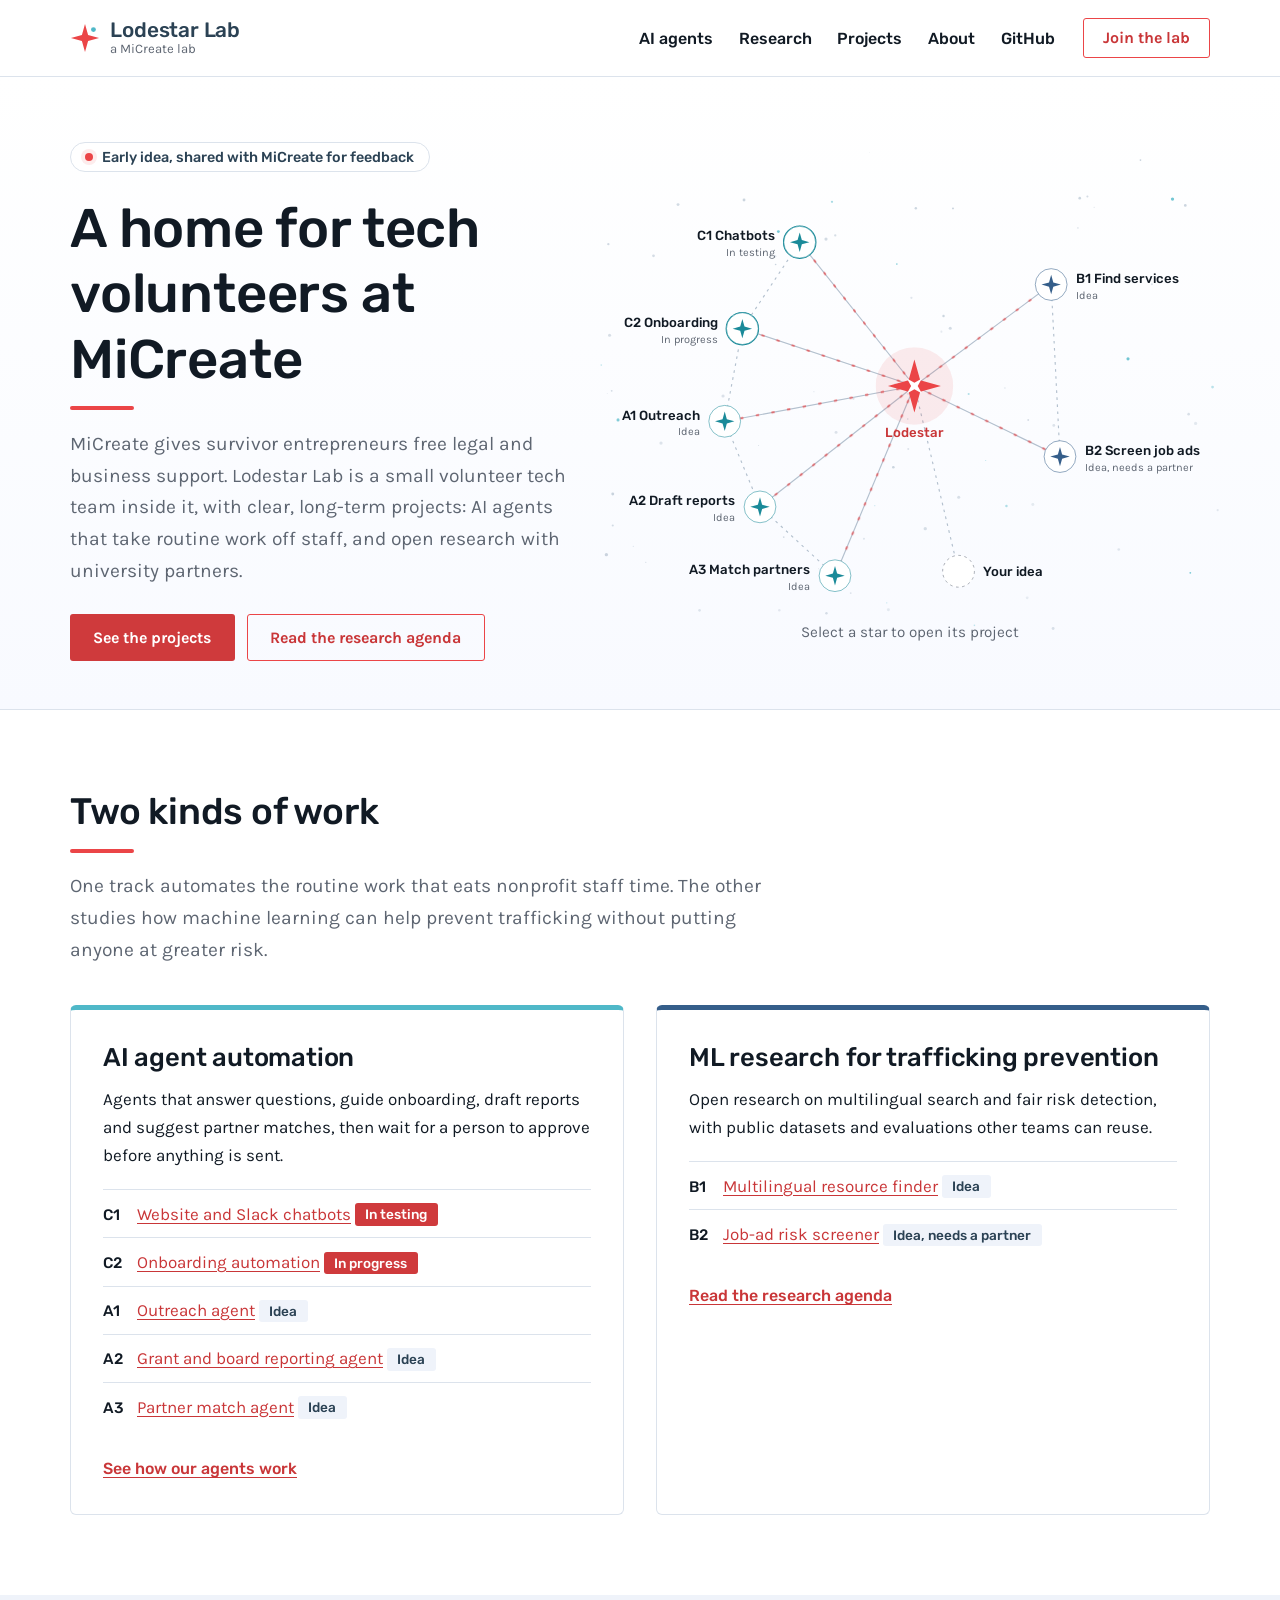
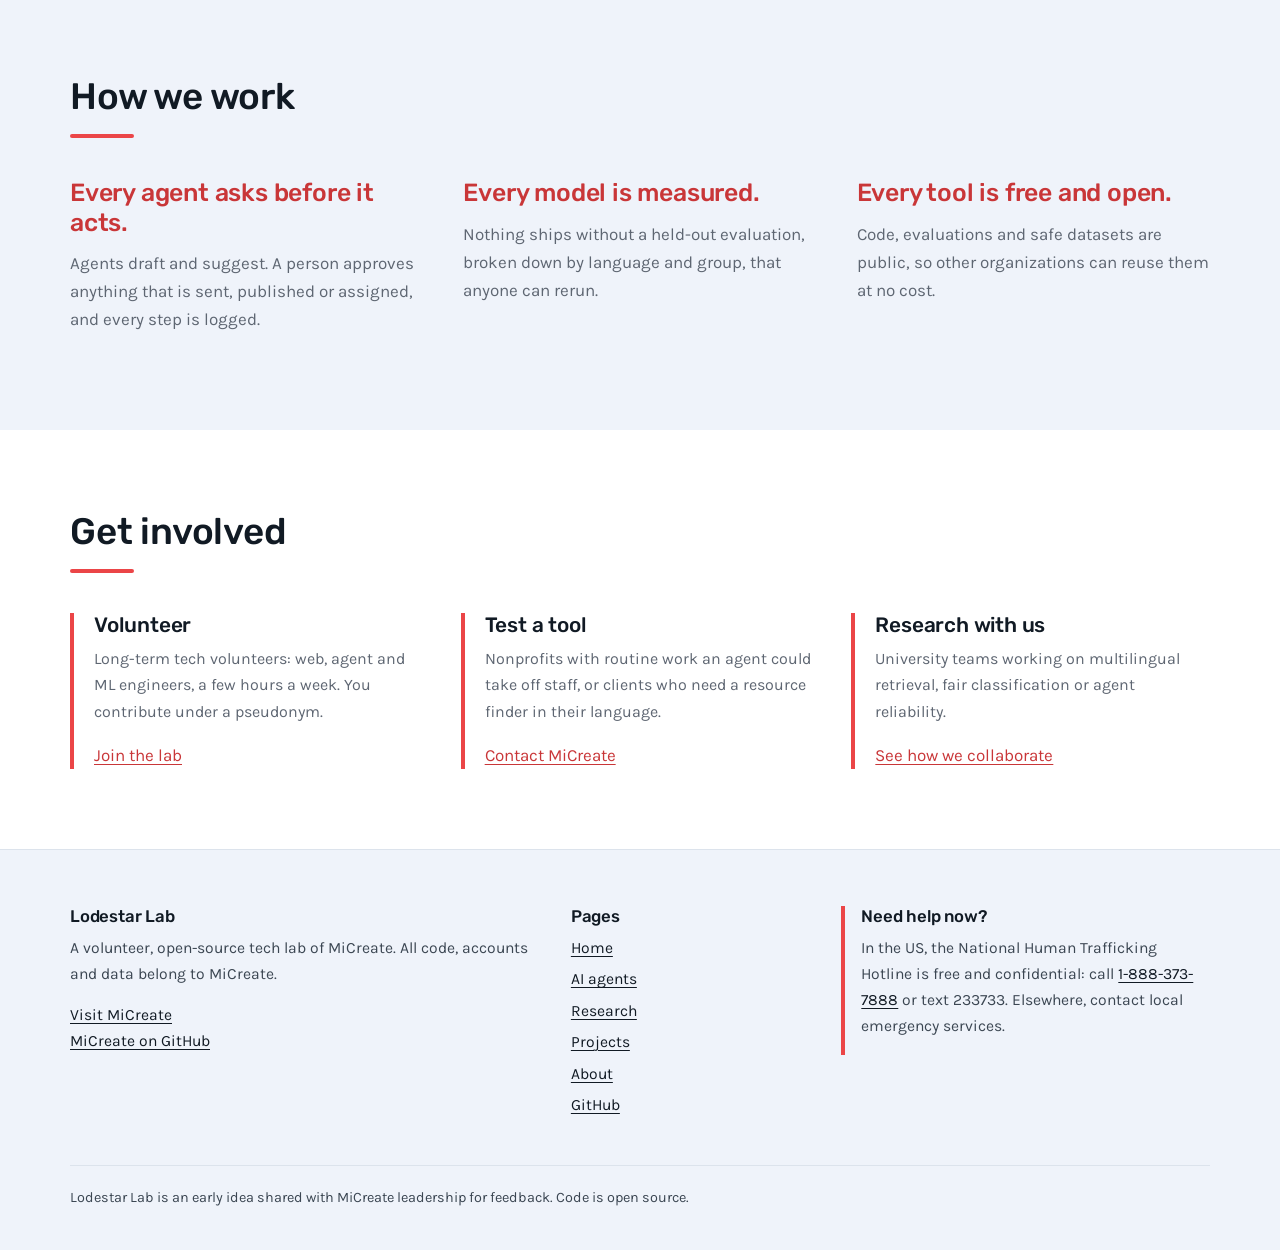
<file: index.html>
<!DOCTYPE html>
<html lang="en">
<head>
<meta charset="utf-8">
<meta name="viewport" content="width=device-width, initial-scale=1">
<title>Lodestar Lab: open-source AI against human trafficking</title>
<meta name="description" content="Lodestar Lab is a volunteer, open-source tech lab inside MiCreate building AI agents for nonprofits and machine learning research for trafficking prevention.">
<meta property="og:title" content="Lodestar Lab: open-source AI against human trafficking">
<meta property="og:description" content="Lodestar Lab is a volunteer, open-source tech lab inside MiCreate building AI agents for nonprofits and machine learning research for trafficking prevention.">
<link rel="icon" href="data:image/svg+xml,%3Csvg xmlns='http://www.w3.org/2000/svg' viewBox='-16 -16 32 32'%3E%3Cpath d='M0-15L3.3-3.3 15 0 3.3 3.3 0 15-3.3 3.3-15 0-3.3-3.3Z' fill='%23EB4547'/%3E%3C/svg%3E">
<link rel="preconnect" href="https://fonts.googleapis.com">
<link rel="preconnect" href="https://fonts.gstatic.com" crossorigin>
<link href="https://fonts.googleapis.com/css2?family=Karla:wght@400;700&family=Rubik:wght@400;500&display=swap" rel="stylesheet">
<link rel="stylesheet" href="assets/style.css">
</head>
<body>
<a class="skip" href="#main">Skip to content</a>
<header class="site-head">
  <div class="wrap">
    <a class="brand" href="index.html"><svg viewBox="-16 -16 32 32" aria-hidden="true"><path d="M0-15L3.3-3.3 15 0 3.3 3.3 0 15-3.3 3.3-15 0-3.3-3.3Z" fill="#EB4547"/><circle cx="9" cy="-9" r="2.6" fill="#4FB8C8"/></svg><span><b>Lodestar Lab</b><small>a MiCreate lab</small></span></a>
    <button class="menu" aria-expanded="false" aria-controls="nav">Menu</button>
    <nav class="nav" id="nav" aria-label="Main">
      <ul><li><a href="agents.html">AI agents</a></li><li><a href="research.html">Research</a></li><li><a href="projects.html">Projects</a></li><li><a href="about.html">About</a></li><li><a class="gh-link" href="#">GitHub</a></li></ul>
      <a class="btn btn-line" href="about.html#join">Join the lab</a>
    </nav>
  </div>
</header>
<main id="main">

<div class="hero">
  <div class="wrap">
    <div>
      <span class="status"><i></i>Early idea, shared with MiCreate for feedback</span>
      <h1 class="bar">A home for tech volunteers at MiCreate</h1>
      <p class="lede">MiCreate gives survivor entrepreneurs free legal and business support. Lodestar Lab is a small volunteer tech team inside it, with clear, long-term projects: AI agents that take routine work off staff, and open research with university partners.</p>
      <div class="actions">
        <a class="btn btn-coral" href="projects.html">See the projects</a>
        <a class="btn btn-line" href="research.html">Read the research agenda</a>
      </div>
    </div>
    <div class="sky">
      <svg id="sky" viewBox="0 0 680 520" role="group" aria-label="Project map. Each star is a project; select one to open its details."></svg>
      <p class="sky-hint">Select a star to open its project</p>
    </div>
  </div>
</div>

<section>
  <div class="wrap">
    <h2 class="bar">Two kinds of work</h2>
    <p class="lede">One track automates the routine work that eats nonprofit staff time. The other studies how machine learning can help prevent trafficking without putting anyone at greater risk.</p>
    <div class="tracks">
      <div class="track-card">
        <h3>AI agent automation</h3>
        <p>Agents that answer questions, guide onboarding, draft reports and suggest partner matches, then wait for a person to approve before anything is sent.</p>
        <ul data-track-list="A"></ul>
        <a class="more" href="agents.html">See how our agents work</a>
      </div>
      <div class="track-card research">
        <h3>ML research for trafficking prevention</h3>
        <p>Open research on multilingual search and fair risk detection, with public datasets and evaluations other teams can reuse.</p>
        <ul data-track-list="B"></ul>
        <a class="more" href="research.html">Read the research agenda</a>
      </div>
    </div>
  </div>
</section>

<section class="band">
  <div class="wrap">
    <h2 class="bar">How we work</h2>
    <div class="claims">
      <div><h3>Every agent asks before it acts.</h3><p>Agents draft and suggest. A person approves anything that is sent, published or assigned, and every step is logged.</p></div>
      <div><h3>Every model is measured.</h3><p>Nothing ships without a held-out evaluation, broken down by language and group, that anyone can rerun.</p></div>
      <div><h3>Every tool is free and open.</h3><p>Code, evaluations and safe datasets are public, so other organizations can reuse them at no cost.</p></div>
    </div>
  </div>
</section>

<section>
  <div class="wrap">
    <h2 class="bar">Get involved</h2>
    <div class="cta">
      <div><h3>Volunteer</h3><p>Long-term tech volunteers: web, agent and ML engineers, a few hours a week. You contribute under a pseudonym.</p><a href="about.html#join">Join the lab</a></div>
      <div><h3>Test a tool</h3><p>Nonprofits with routine work an agent could take off staff, or clients who need a resource finder in their language.</p><a class="mc-link" href="#">Contact MiCreate</a></div>
      <div><h3>Research with us</h3><p>University teams working on multilingual retrieval, fair classification or agent reliability.</p><a href="research.html#collaborate">See how we collaborate</a></div>
    </div>
  </div>
</section>
</main>
<footer class="site-foot">
  <div class="wrap">
    <div>
      <h3>Lodestar Lab</h3>
      <p>A volunteer, open-source tech lab of MiCreate. All code, accounts and data belong to MiCreate.</p>
      <p><a class="mc-link" href="#">Visit MiCreate</a><br><a class="gh-org" href="#">MiCreate on GitHub</a></p>
    </div>
    <div>
      <h3>Pages</h3>
      <ul><li><a href="index.html">Home</a></li><li><a href="agents.html">AI agents</a></li><li><a href="research.html">Research</a></li><li><a href="projects.html">Projects</a></li><li><a href="about.html">About</a></li><li><a class="gh-link" href="#">GitHub</a></li></ul>
    </div>
    <div class="help">
      <h3>Need help now?</h3>
      <p>In the US, the National Human Trafficking Hotline is free and confidential: call <a href="tel:18883737888">1-888-373-7888</a> or text 233733. Elsewhere, contact local emergency services.</p>
    </div>
    <p class="fine">Lodestar Lab is an early idea shared with MiCreate leadership for feedback. Code is open source.</p>
  </div>
</footer>
<script src="assets/data.js"></script>
<script src="assets/site.js"></script>
</body>
</html>
</file>
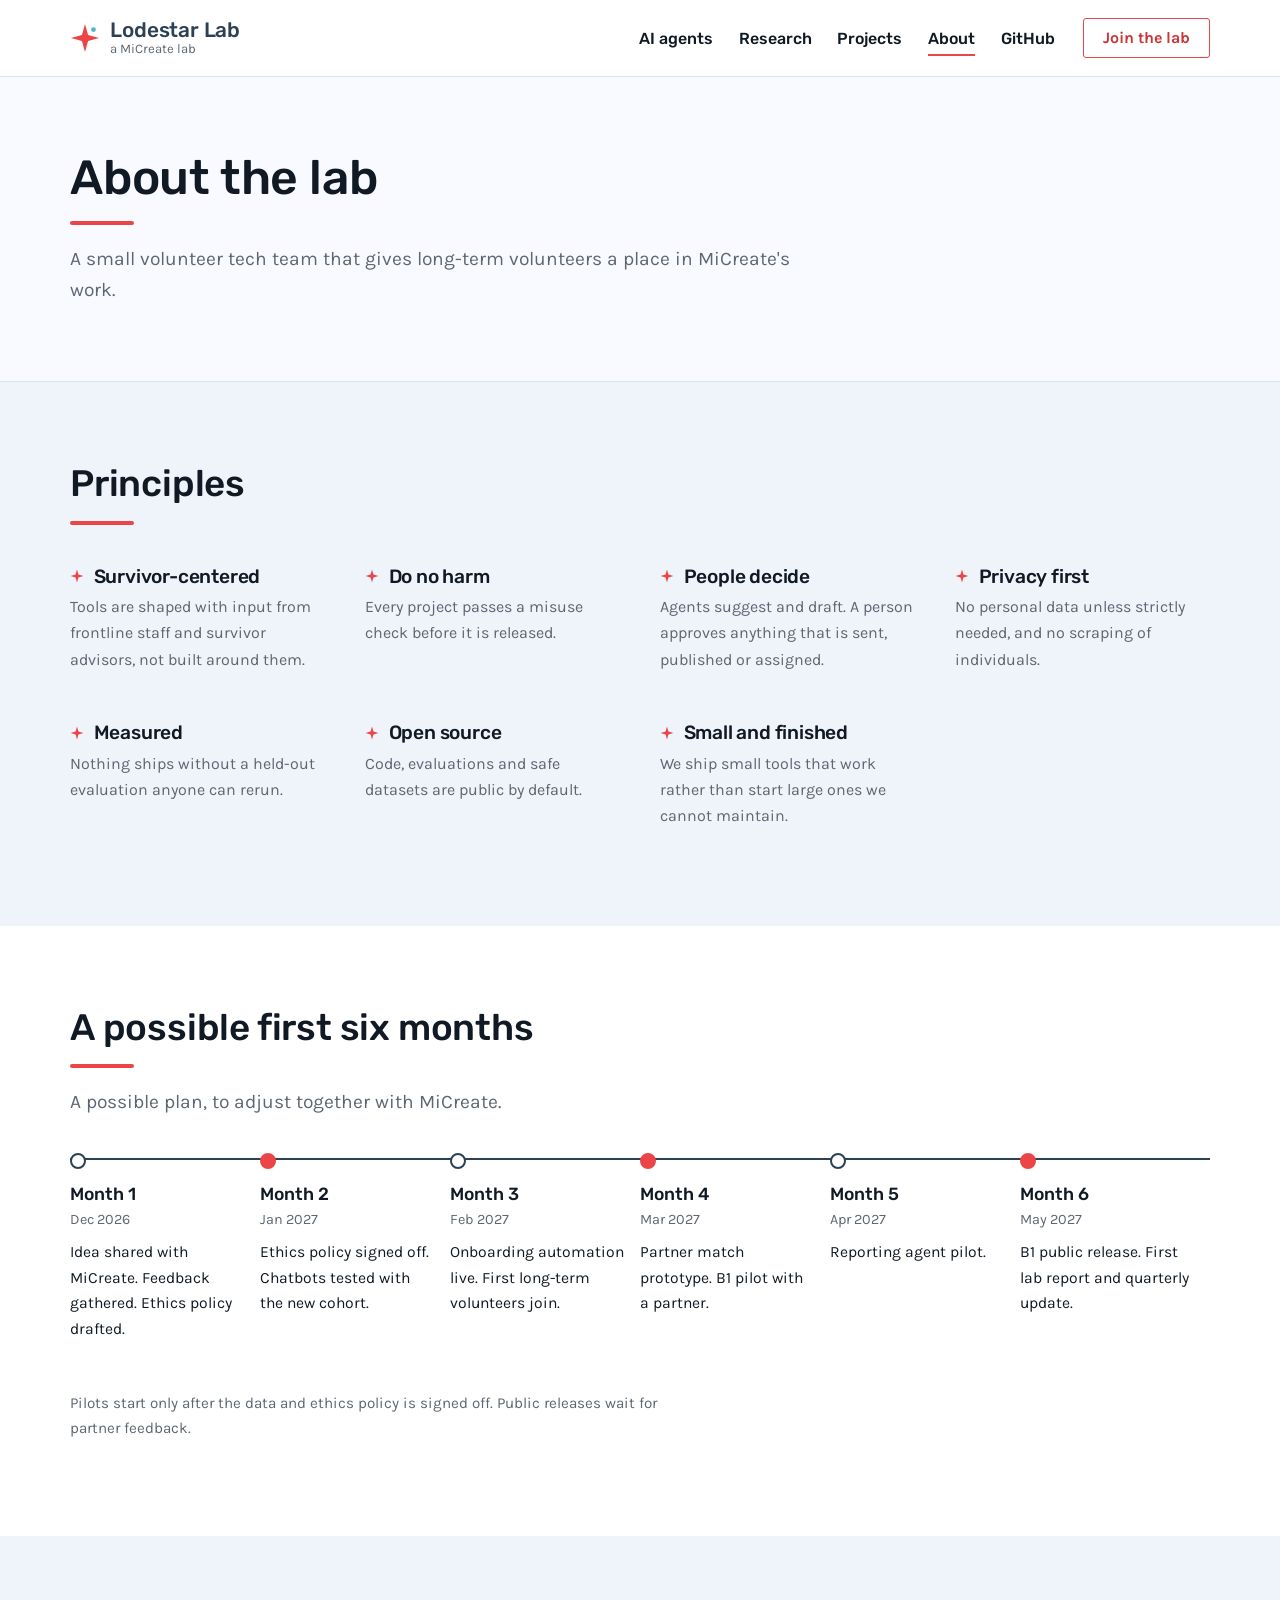
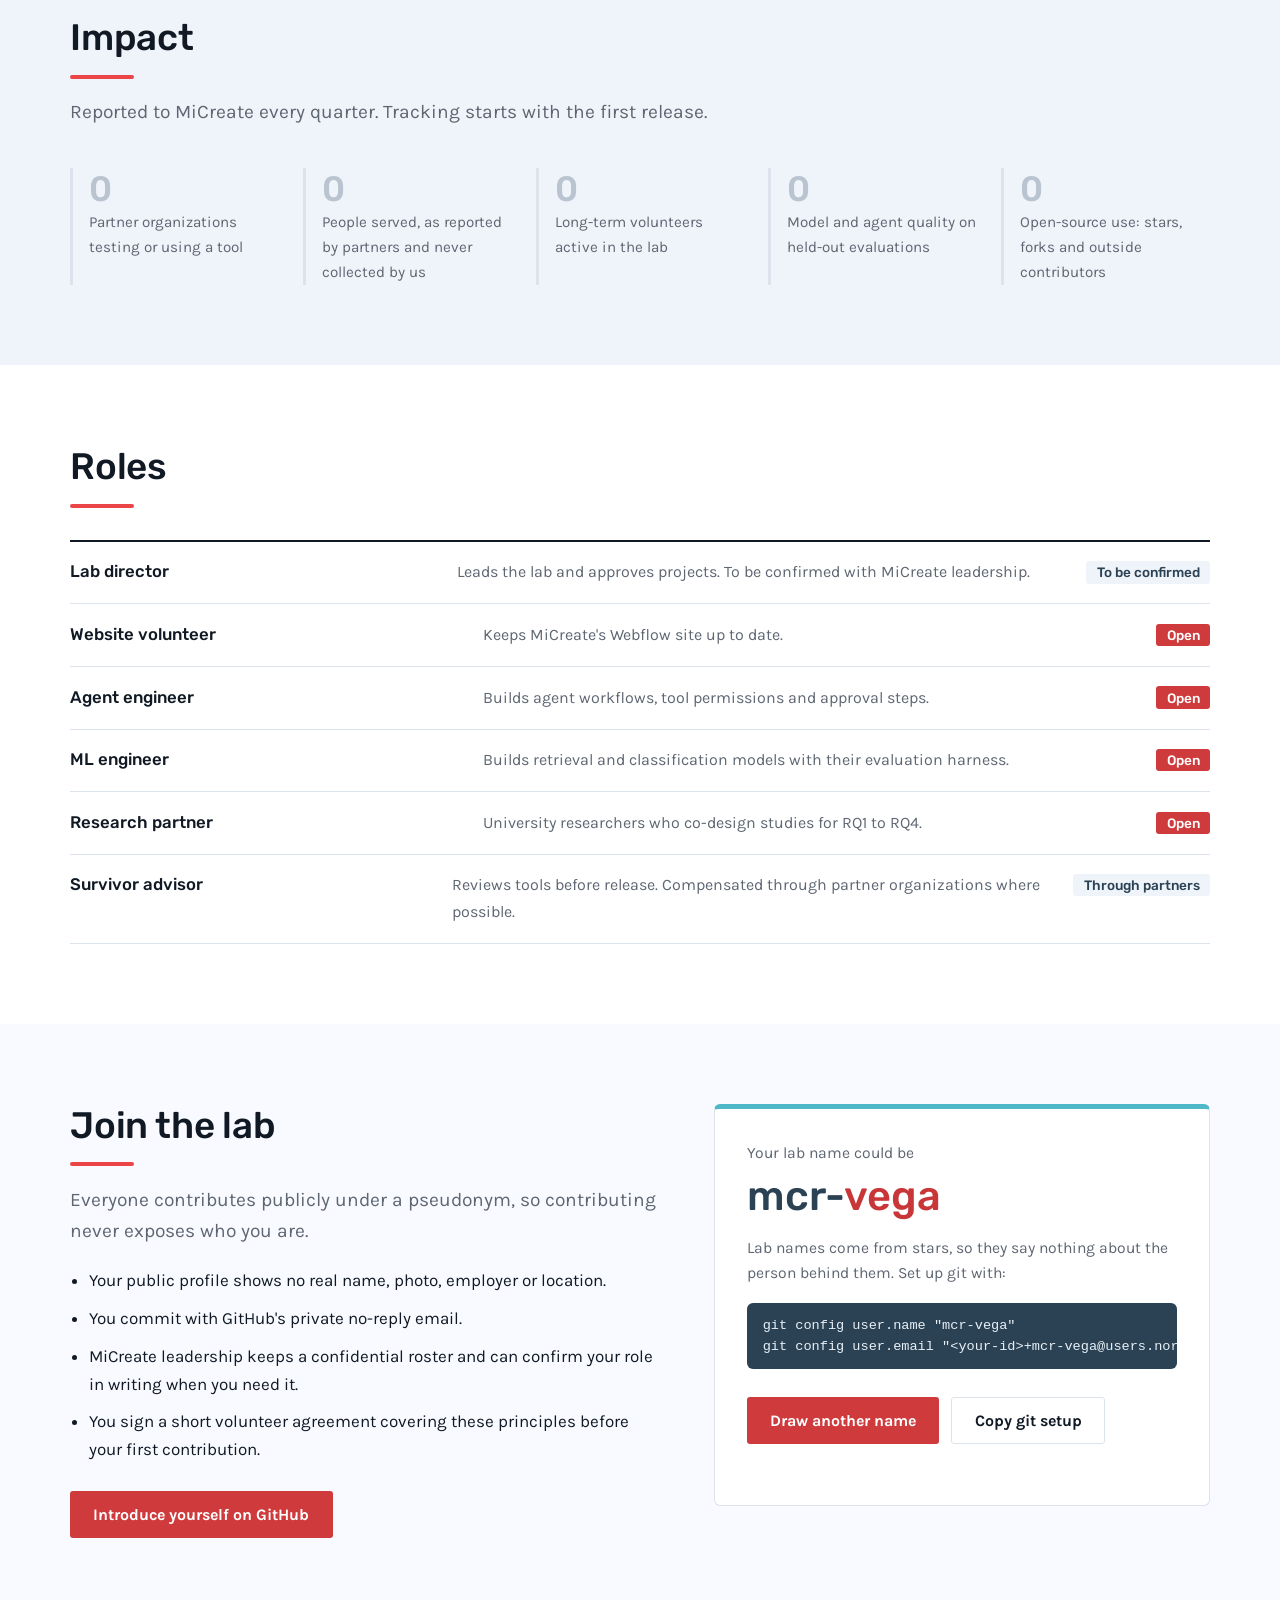
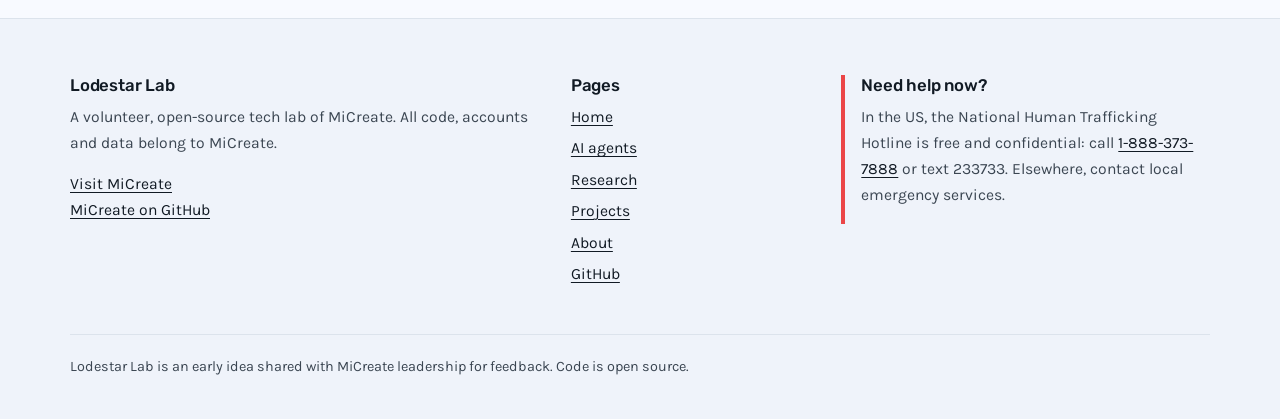
<file: about.html>
<!DOCTYPE html>
<html lang="en">
<head>
<meta charset="utf-8">
<meta name="viewport" content="width=device-width, initial-scale=1">
<title>About | Lodestar Lab</title>
<meta name="description" content="Why MiCreate started Lodestar Lab, its principles, roadmap, how impact is measured and how to contribute.">
<meta property="og:title" content="About | Lodestar Lab">
<meta property="og:description" content="Why MiCreate started Lodestar Lab, its principles, roadmap, how impact is measured and how to contribute.">
<link rel="icon" href="data:image/svg+xml,%3Csvg xmlns='http://www.w3.org/2000/svg' viewBox='-16 -16 32 32'%3E%3Cpath d='M0-15L3.3-3.3 15 0 3.3 3.3 0 15-3.3 3.3-15 0-3.3-3.3Z' fill='%23EB4547'/%3E%3C/svg%3E">
<link rel="preconnect" href="https://fonts.googleapis.com">
<link rel="preconnect" href="https://fonts.gstatic.com" crossorigin>
<link href="https://fonts.googleapis.com/css2?family=Karla:wght@400;700&family=Rubik:wght@400;500&display=swap" rel="stylesheet">
<link rel="stylesheet" href="assets/style.css">
</head>
<body>
<a class="skip" href="#main">Skip to content</a>
<header class="site-head">
  <div class="wrap">
    <a class="brand" href="index.html"><svg viewBox="-16 -16 32 32" aria-hidden="true"><path d="M0-15L3.3-3.3 15 0 3.3 3.3 0 15-3.3 3.3-15 0-3.3-3.3Z" fill="#EB4547"/><circle cx="9" cy="-9" r="2.6" fill="#4FB8C8"/></svg><span><b>Lodestar Lab</b><small>a MiCreate lab</small></span></a>
    <button class="menu" aria-expanded="false" aria-controls="nav">Menu</button>
    <nav class="nav" id="nav" aria-label="Main">
      <ul><li><a href="agents.html">AI agents</a></li><li><a href="research.html">Research</a></li><li><a href="projects.html">Projects</a></li><li><a href="about.html" aria-current="page">About</a></li><li><a class="gh-link" href="#">GitHub</a></li></ul>
      <a class="btn btn-line" href="about.html#join">Join the lab</a>
    </nav>
  </div>
</header>
<main id="main">

<div class="intro">
  <div class="wrap">
    <h1 class="bar">About the lab</h1>
    <p class="lede">A small volunteer tech team that gives long-term volunteers a place in MiCreate's work.</p>
  </div>
</div>

<section class="band">
  <div class="wrap">
    <h2 class="bar">Principles</h2>
    <div class="princ" id="princ"></div>
  </div>
</section>

<section>
  <div class="wrap">
    <h2 class="bar">A possible first six months</h2>
    <p class="lede">A possible plan, to adjust together with MiCreate.</p>
    <ol class="road" id="road"></ol>
    <p class="note">Pilots start only after the data and ethics policy is signed off. Public releases wait for partner feedback.</p>
  </div>
</section>

<section class="band">
  <div class="wrap">
    <h2 class="bar">Impact</h2>
    <p class="lede">Reported to MiCreate every quarter. Tracking starts with the first release.</p>
    <div class="metrics" id="metrics"></div>
  </div>
</section>

<section>
  <div class="wrap">
    <h2 class="bar">Roles</h2>
    <div class="roles" id="roles"></div>
  </div>
</section>

<section class="wash" id="join">
  <div class="wrap join">
    <div>
      <h2 class="bar">Join the lab</h2>
      <p class="lede">Everyone contributes publicly under a pseudonym, so contributing never exposes who you are.</p>
      <ul>
        <li>Your public profile shows no real name, photo, employer or location.</li>
        <li>You commit with GitHub's private no-reply email.</li>
        <li>MiCreate leadership keeps a confidential roster and can confirm your role in writing when you need it.</li>
        <li>You sign a short volunteer agreement covering these principles before your first contribution.</li>
      </ul>
      <div class="actions"><a class="btn btn-coral gh-discuss" href="#">Introduce yourself on GitHub</a></div>
    </div>
    <div class="namecard">
      <p style="margin:0">Your lab name could be</p>
      <div class="handle" id="handle" aria-live="polite"></div>
      <p>Lab names come from stars, so they say nothing about the person behind them. Set up git with:</p>
      <code id="gitcmd"></code>
      <div class="actions">
        <button class="btn btn-coral" id="draw" type="button">Draw another name</button>
        <button class="btn btn-quiet" id="copy" type="button">Copy git setup</button>
      </div>
      <div class="copied" id="copied" role="status"></div>
    </div>
  </div>
</section>
</main>
<footer class="site-foot">
  <div class="wrap">
    <div>
      <h3>Lodestar Lab</h3>
      <p>A volunteer, open-source tech lab of MiCreate. All code, accounts and data belong to MiCreate.</p>
      <p><a class="mc-link" href="#">Visit MiCreate</a><br><a class="gh-org" href="#">MiCreate on GitHub</a></p>
    </div>
    <div>
      <h3>Pages</h3>
      <ul><li><a href="index.html">Home</a></li><li><a href="agents.html">AI agents</a></li><li><a href="research.html">Research</a></li><li><a href="projects.html">Projects</a></li><li><a href="about.html">About</a></li><li><a class="gh-link" href="#">GitHub</a></li></ul>
    </div>
    <div class="help">
      <h3>Need help now?</h3>
      <p>In the US, the National Human Trafficking Hotline is free and confidential: call <a href="tel:18883737888">1-888-373-7888</a> or text 233733. Elsewhere, contact local emergency services.</p>
    </div>
    <p class="fine">Lodestar Lab is an early idea shared with MiCreate leadership for feedback. Code is open source.</p>
  </div>
</footer>
<script src="assets/data.js"></script>
<script src="assets/site.js"></script>
</body>
</html>
</file>
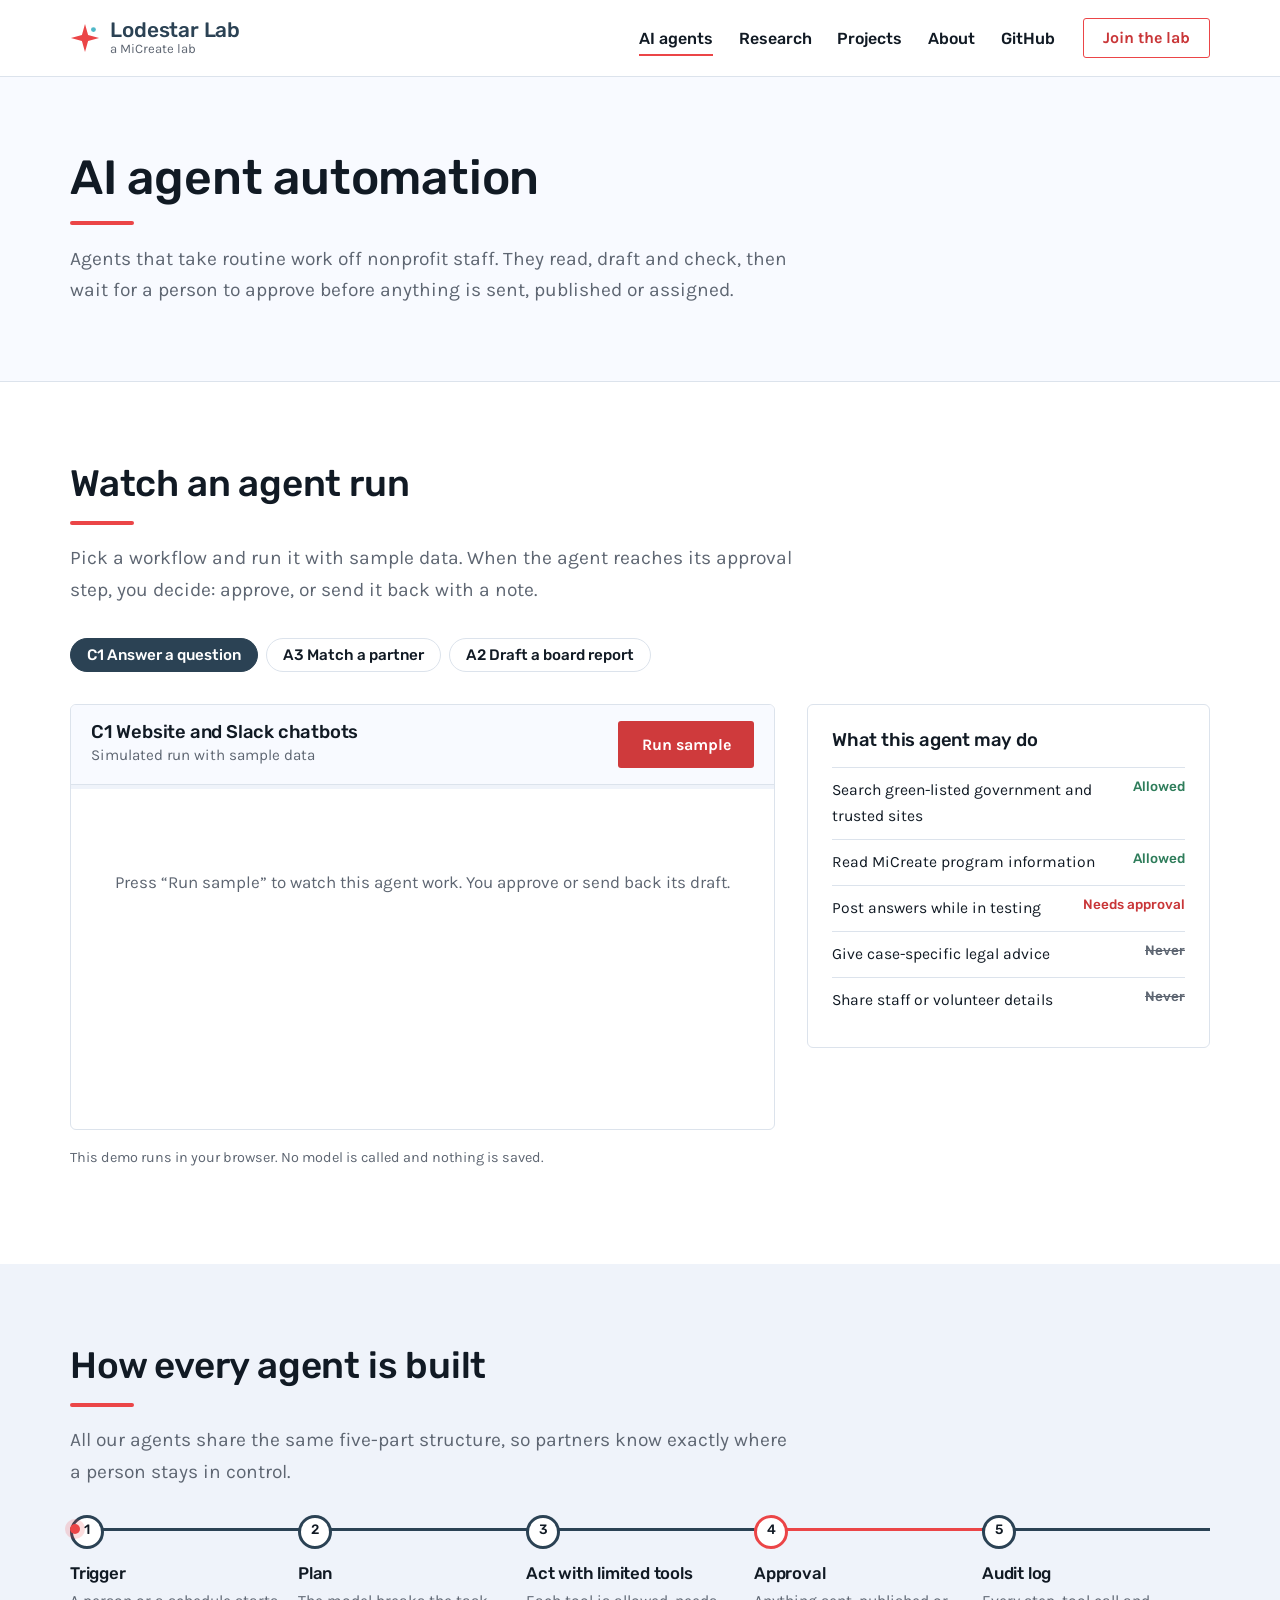
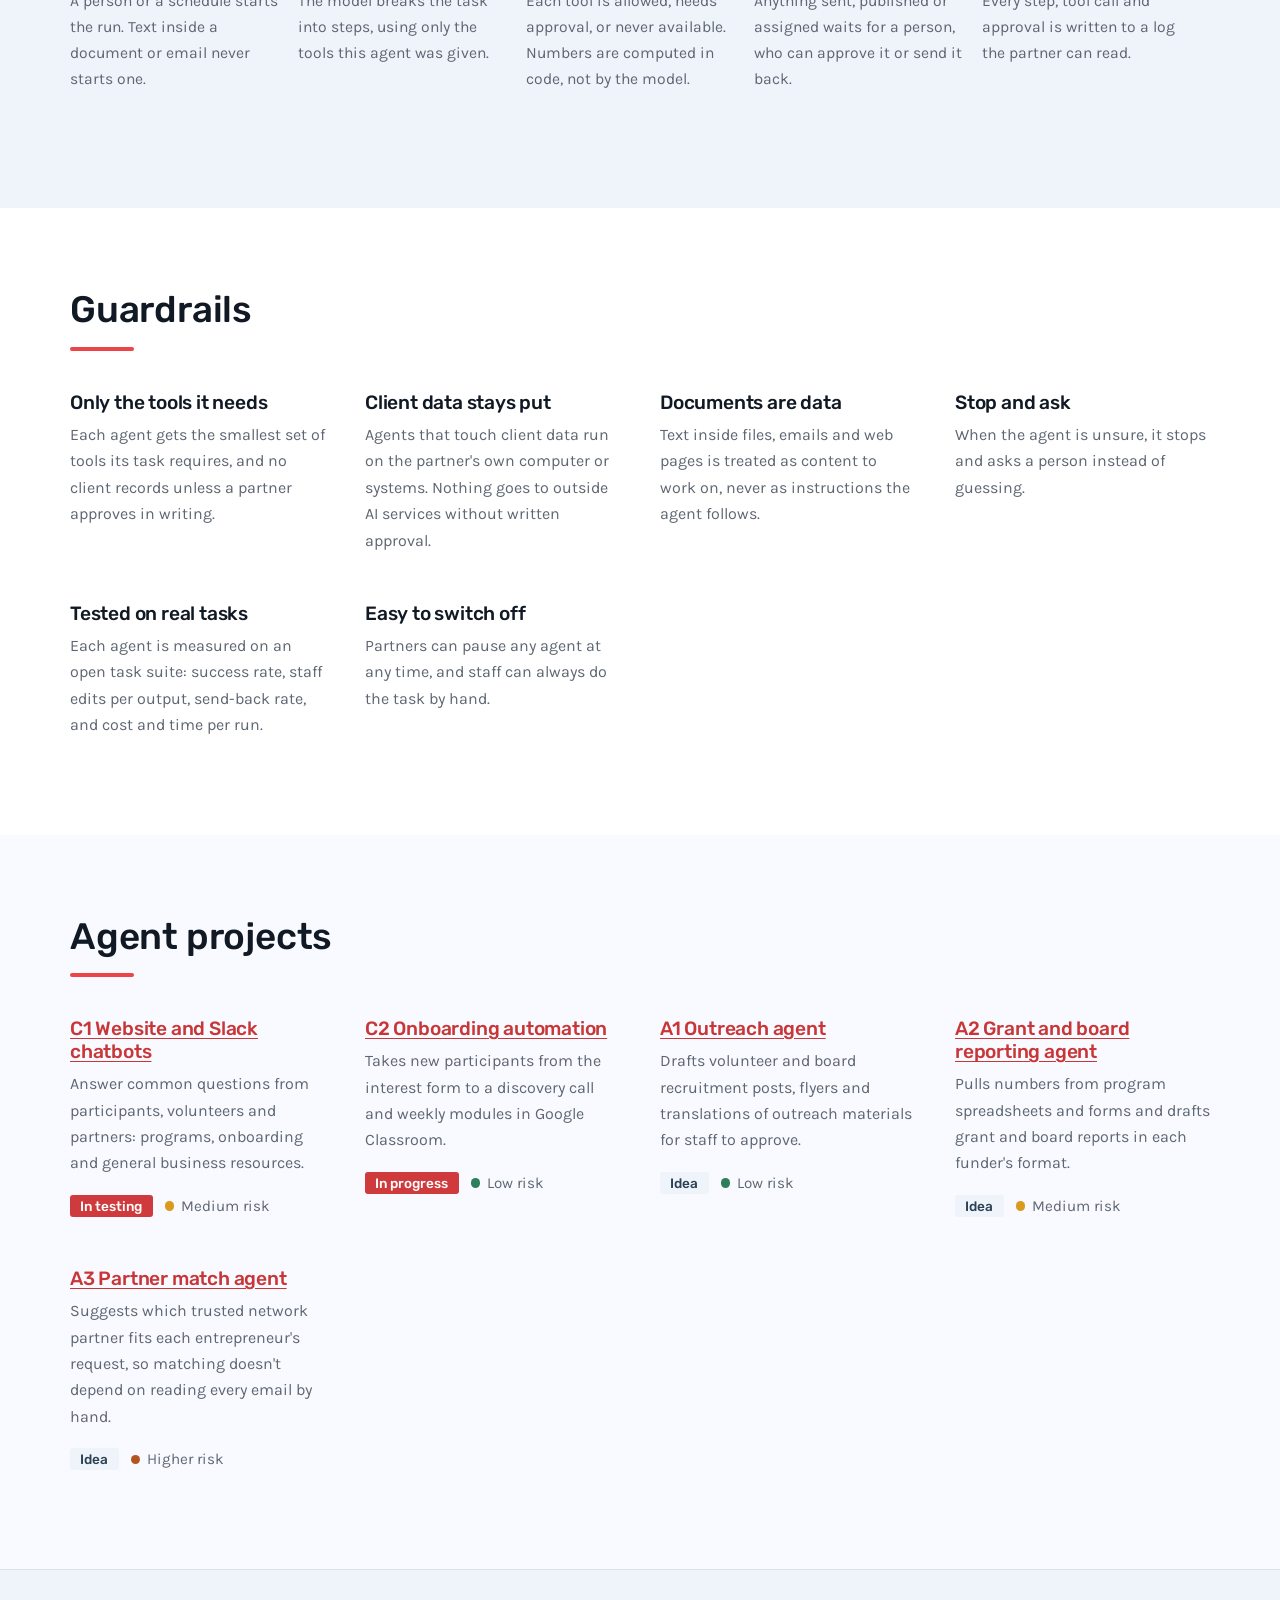
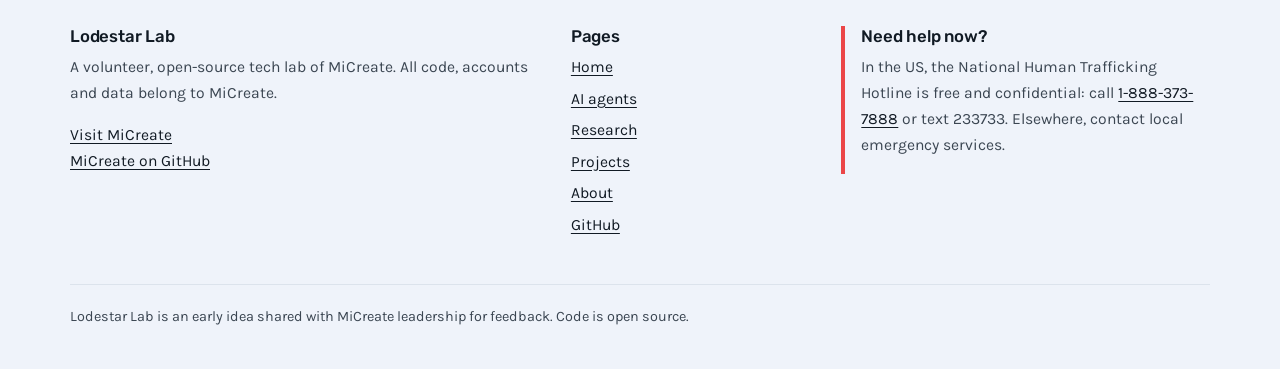
<file: agents.html>
<!DOCTYPE html>
<html lang="en">
<head>
<meta charset="utf-8">
<meta name="viewport" content="width=device-width, initial-scale=1">
<title>AI agent automation | Lodestar Lab</title>
<meta name="description" content="How Lodestar Lab builds AI agents for nonprofits: limited tools, human approval and an audit log for every run.">
<meta property="og:title" content="AI agent automation | Lodestar Lab">
<meta property="og:description" content="How Lodestar Lab builds AI agents for nonprofits: limited tools, human approval and an audit log for every run.">
<link rel="icon" href="data:image/svg+xml,%3Csvg xmlns='http://www.w3.org/2000/svg' viewBox='-16 -16 32 32'%3E%3Cpath d='M0-15L3.3-3.3 15 0 3.3 3.3 0 15-3.3 3.3-15 0-3.3-3.3Z' fill='%23EB4547'/%3E%3C/svg%3E">
<link rel="preconnect" href="https://fonts.googleapis.com">
<link rel="preconnect" href="https://fonts.gstatic.com" crossorigin>
<link href="https://fonts.googleapis.com/css2?family=Karla:wght@400;700&family=Rubik:wght@400;500&display=swap" rel="stylesheet">
<link rel="stylesheet" href="assets/style.css">
</head>
<body>
<a class="skip" href="#main">Skip to content</a>
<header class="site-head">
  <div class="wrap">
    <a class="brand" href="index.html"><svg viewBox="-16 -16 32 32" aria-hidden="true"><path d="M0-15L3.3-3.3 15 0 3.3 3.3 0 15-3.3 3.3-15 0-3.3-3.3Z" fill="#EB4547"/><circle cx="9" cy="-9" r="2.6" fill="#4FB8C8"/></svg><span><b>Lodestar Lab</b><small>a MiCreate lab</small></span></a>
    <button class="menu" aria-expanded="false" aria-controls="nav">Menu</button>
    <nav class="nav" id="nav" aria-label="Main">
      <ul><li><a href="agents.html" aria-current="page">AI agents</a></li><li><a href="research.html">Research</a></li><li><a href="projects.html">Projects</a></li><li><a href="about.html">About</a></li><li><a class="gh-link" href="#">GitHub</a></li></ul>
      <a class="btn btn-line" href="about.html#join">Join the lab</a>
    </nav>
  </div>
</header>
<main id="main">

<div class="intro">
  <div class="wrap">
    <h1 class="bar">AI agent automation</h1>
    <p class="lede">Agents that take routine work off nonprofit staff. They read, draft and check, then wait for a person to approve before anything is sent, published or assigned.</p>
  </div>
</div>

<section id="sim">
  <div class="wrap">
    <h2 class="bar">Watch an agent run</h2>
    <p class="lede">Pick a workflow and run it with sample data. When the agent reaches its approval step, you decide: approve, or send it back with a note.</p>
    <div class="sim-tabs" id="sim-tabs" role="group" aria-label="Choose a workflow"></div>
    <div class="sim">
      <div class="console">
        <div class="console-head">
          <div><h3 id="sim-title"></h3><p>Simulated run with sample data</p></div>
          <button class="btn btn-coral" id="run">Run sample</button>
        </div>
        <ol class="trace" id="trace" aria-live="polite"></ol>
      </div>
      <aside class="perms" id="perms"></aside>
    </div>
    <p class="sim-note">This demo runs in your browser. No model is called and nothing is saved.</p>
  </div>
</section>

<section class="band">
  <div class="wrap">
    <h2 class="bar">How every agent is built</h2>
    <p class="lede">All our agents share the same five-part structure, so partners know exactly where a person stays in control.</p>
    <div class="flow">
      <span class="runner" aria-hidden="true"></span>
      <div><h4>Trigger</h4><p>A person or a schedule starts the run. Text inside a document or email never starts one.</p></div>
      <div><h4>Plan</h4><p>The model breaks the task into steps, using only the tools this agent was given.</p></div>
      <div><h4>Act with limited tools</h4><p>Each tool is allowed, needs approval, or never available. Numbers are computed in code, not by the model.</p></div>
      <div class="gate"><h4>Approval</h4><p>Anything sent, published or assigned waits for a person, who can approve it or send it back.</p></div>
      <div><h4>Audit log</h4><p>Every step, tool call and approval is written to a log the partner can read.</p></div>
    </div>
  </div>
</section>

<section>
  <div class="wrap">
    <h2 class="bar">Guardrails</h2>
    <div class="grid3">
      <div><h3>Only the tools it needs</h3><p>Each agent gets the smallest set of tools its task requires, and no client records unless a partner approves in writing.</p></div>
      <div><h3>Client data stays put</h3><p>Agents that touch client data run on the partner's own computer or systems. Nothing goes to outside AI services without written approval.</p></div>
      <div><h3>Documents are data</h3><p>Text inside files, emails and web pages is treated as content to work on, never as instructions the agent follows.</p></div>
      <div><h3>Stop and ask</h3><p>When the agent is unsure, it stops and asks a person instead of guessing.</p></div>
      <div><h3>Tested on real tasks</h3><p>Each agent is measured on an open task suite: success rate, staff edits per output, send-back rate, and cost and time per run.</p></div>
      <div><h3>Easy to switch off</h3><p>Partners can pause any agent at any time, and staff can always do the task by hand.</p></div>
    </div>
  </div>
</section>

<section class="wash">
  <div class="wrap">
    <h2 class="bar">Agent projects</h2>
    <div class="grid3" data-agent-projects></div>
  </div>
</section>
</main>
<footer class="site-foot">
  <div class="wrap">
    <div>
      <h3>Lodestar Lab</h3>
      <p>A volunteer, open-source tech lab of MiCreate. All code, accounts and data belong to MiCreate.</p>
      <p><a class="mc-link" href="#">Visit MiCreate</a><br><a class="gh-org" href="#">MiCreate on GitHub</a></p>
    </div>
    <div>
      <h3>Pages</h3>
      <ul><li><a href="index.html">Home</a></li><li><a href="agents.html">AI agents</a></li><li><a href="research.html">Research</a></li><li><a href="projects.html">Projects</a></li><li><a href="about.html">About</a></li><li><a class="gh-link" href="#">GitHub</a></li></ul>
    </div>
    <div class="help">
      <h3>Need help now?</h3>
      <p>In the US, the National Human Trafficking Hotline is free and confidential: call <a href="tel:18883737888">1-888-373-7888</a> or text 233733. Elsewhere, contact local emergency services.</p>
    </div>
    <p class="fine">Lodestar Lab is an early idea shared with MiCreate leadership for feedback. Code is open source.</p>
  </div>
</footer>
<script src="assets/data.js"></script>
<script src="assets/site.js"></script>
</body>
</html>
</file>
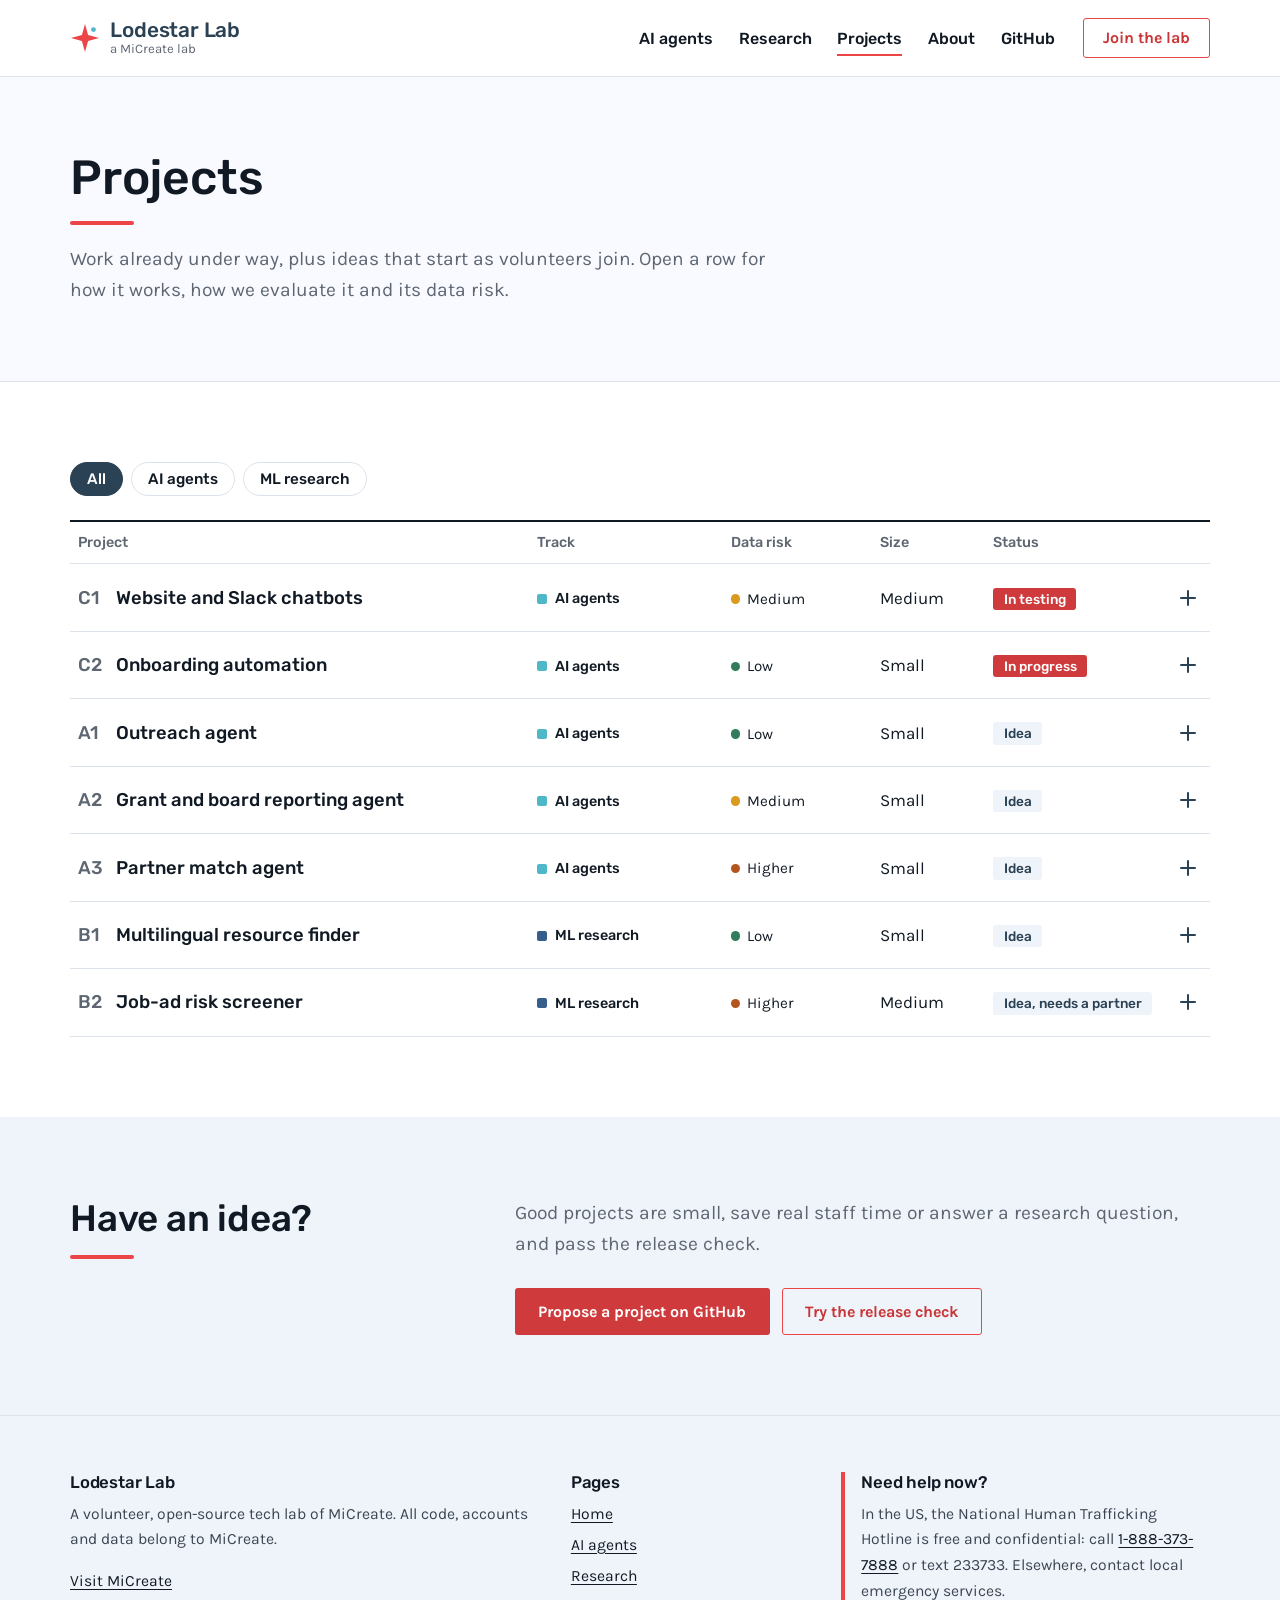
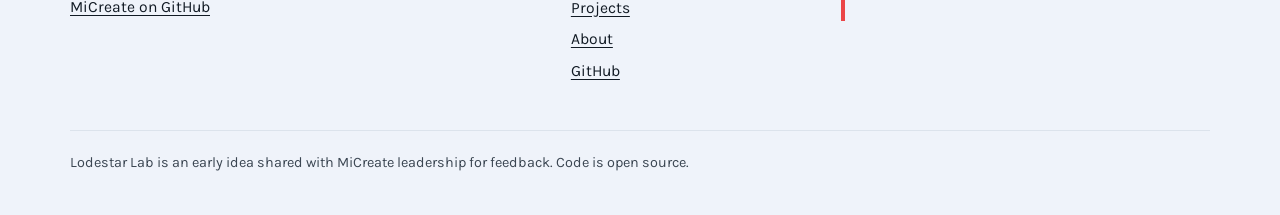
<file: projects.html>
<!DOCTYPE html>
<html lang="en">
<head>
<meta charset="utf-8">
<meta name="viewport" content="width=device-width, initial-scale=1">
<title>Projects | Lodestar Lab</title>
<meta name="description" content="Every planned Lodestar Lab project: AI agents for nonprofit work and machine learning research for trafficking prevention.">
<meta property="og:title" content="Projects | Lodestar Lab">
<meta property="og:description" content="Every planned Lodestar Lab project: AI agents for nonprofit work and machine learning research for trafficking prevention.">
<link rel="icon" href="data:image/svg+xml,%3Csvg xmlns='http://www.w3.org/2000/svg' viewBox='-16 -16 32 32'%3E%3Cpath d='M0-15L3.3-3.3 15 0 3.3 3.3 0 15-3.3 3.3-15 0-3.3-3.3Z' fill='%23EB4547'/%3E%3C/svg%3E">
<link rel="preconnect" href="https://fonts.googleapis.com">
<link rel="preconnect" href="https://fonts.gstatic.com" crossorigin>
<link href="https://fonts.googleapis.com/css2?family=Karla:wght@400;700&family=Rubik:wght@400;500&display=swap" rel="stylesheet">
<link rel="stylesheet" href="assets/style.css">
</head>
<body>
<a class="skip" href="#main">Skip to content</a>
<header class="site-head">
  <div class="wrap">
    <a class="brand" href="index.html"><svg viewBox="-16 -16 32 32" aria-hidden="true"><path d="M0-15L3.3-3.3 15 0 3.3 3.3 0 15-3.3 3.3-15 0-3.3-3.3Z" fill="#EB4547"/><circle cx="9" cy="-9" r="2.6" fill="#4FB8C8"/></svg><span><b>Lodestar Lab</b><small>a MiCreate lab</small></span></a>
    <button class="menu" aria-expanded="false" aria-controls="nav">Menu</button>
    <nav class="nav" id="nav" aria-label="Main">
      <ul><li><a href="agents.html">AI agents</a></li><li><a href="research.html">Research</a></li><li><a href="projects.html" aria-current="page">Projects</a></li><li><a href="about.html">About</a></li><li><a class="gh-link" href="#">GitHub</a></li></ul>
      <a class="btn btn-line" href="about.html#join">Join the lab</a>
    </nav>
  </div>
</header>
<main id="main">

<div class="intro">
  <div class="wrap">
    <h1 class="bar">Projects</h1>
    <p class="lede">Work already under way, plus ideas that start as volunteers join. Open a row for how it works, how we evaluate it and its data risk.</p>
  </div>
</div>

<section>
  <div class="wrap">
    <div class="proj-tools">
      <div class="filters" role="group" aria-label="Filter projects by track">
        <button class="chip" data-f="all" aria-pressed="true">All</button>
        <button class="chip" data-f="A" aria-pressed="false">AI agents</button>
        <button class="chip" data-f="B" aria-pressed="false">ML research</button>
      </div>
    </div>
    <div class="table">
      <div class="thead cols" aria-hidden="true"><span>Project</span><span>Track</span><span>Data risk</span><span>Size</span><span>Status</span><span></span></div>
      <div id="rows"></div>
    </div>
  </div>
</section>

<section class="band">
  <div class="wrap split">
    <h2 class="bar">Have an idea?</h2>
    <div>
      <p class="lede" style="margin-top:0">Good projects are small, save real staff time or answer a research question, and pass the release check.</p>
      <div class="actions">
        <a class="btn btn-coral gh-idea" href="#">Propose a project on GitHub</a>
        <a class="btn btn-line" href="research.html#gate">Try the release check</a>
      </div>
    </div>
  </div>
</section>
</main>
<footer class="site-foot">
  <div class="wrap">
    <div>
      <h3>Lodestar Lab</h3>
      <p>A volunteer, open-source tech lab of MiCreate. All code, accounts and data belong to MiCreate.</p>
      <p><a class="mc-link" href="#">Visit MiCreate</a><br><a class="gh-org" href="#">MiCreate on GitHub</a></p>
    </div>
    <div>
      <h3>Pages</h3>
      <ul><li><a href="index.html">Home</a></li><li><a href="agents.html">AI agents</a></li><li><a href="research.html">Research</a></li><li><a href="projects.html">Projects</a></li><li><a href="about.html">About</a></li><li><a class="gh-link" href="#">GitHub</a></li></ul>
    </div>
    <div class="help">
      <h3>Need help now?</h3>
      <p>In the US, the National Human Trafficking Hotline is free and confidential: call <a href="tel:18883737888">1-888-373-7888</a> or text 233733. Elsewhere, contact local emergency services.</p>
    </div>
    <p class="fine">Lodestar Lab is an early idea shared with MiCreate leadership for feedback. Code is open source.</p>
  </div>
</footer>
<script src="assets/data.js"></script>
<script src="assets/site.js"></script>
</body>
</html>
</file>
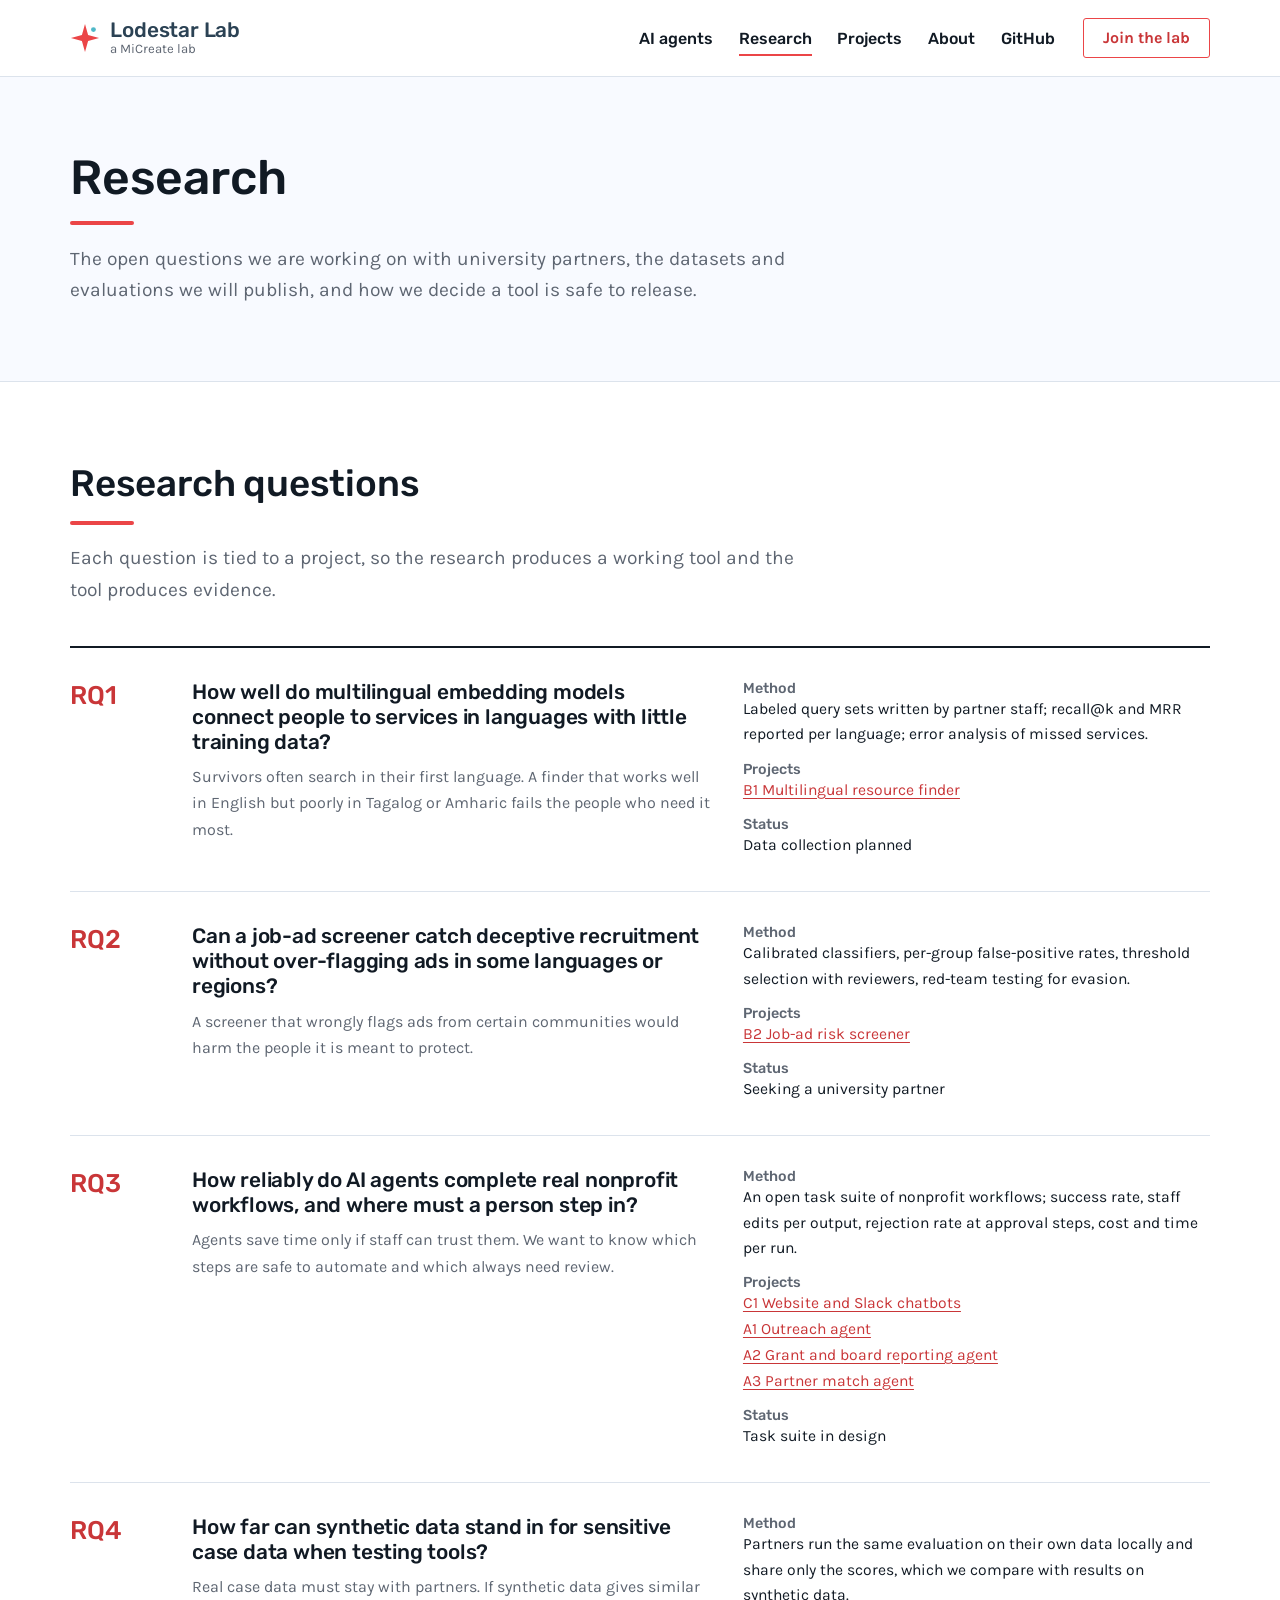
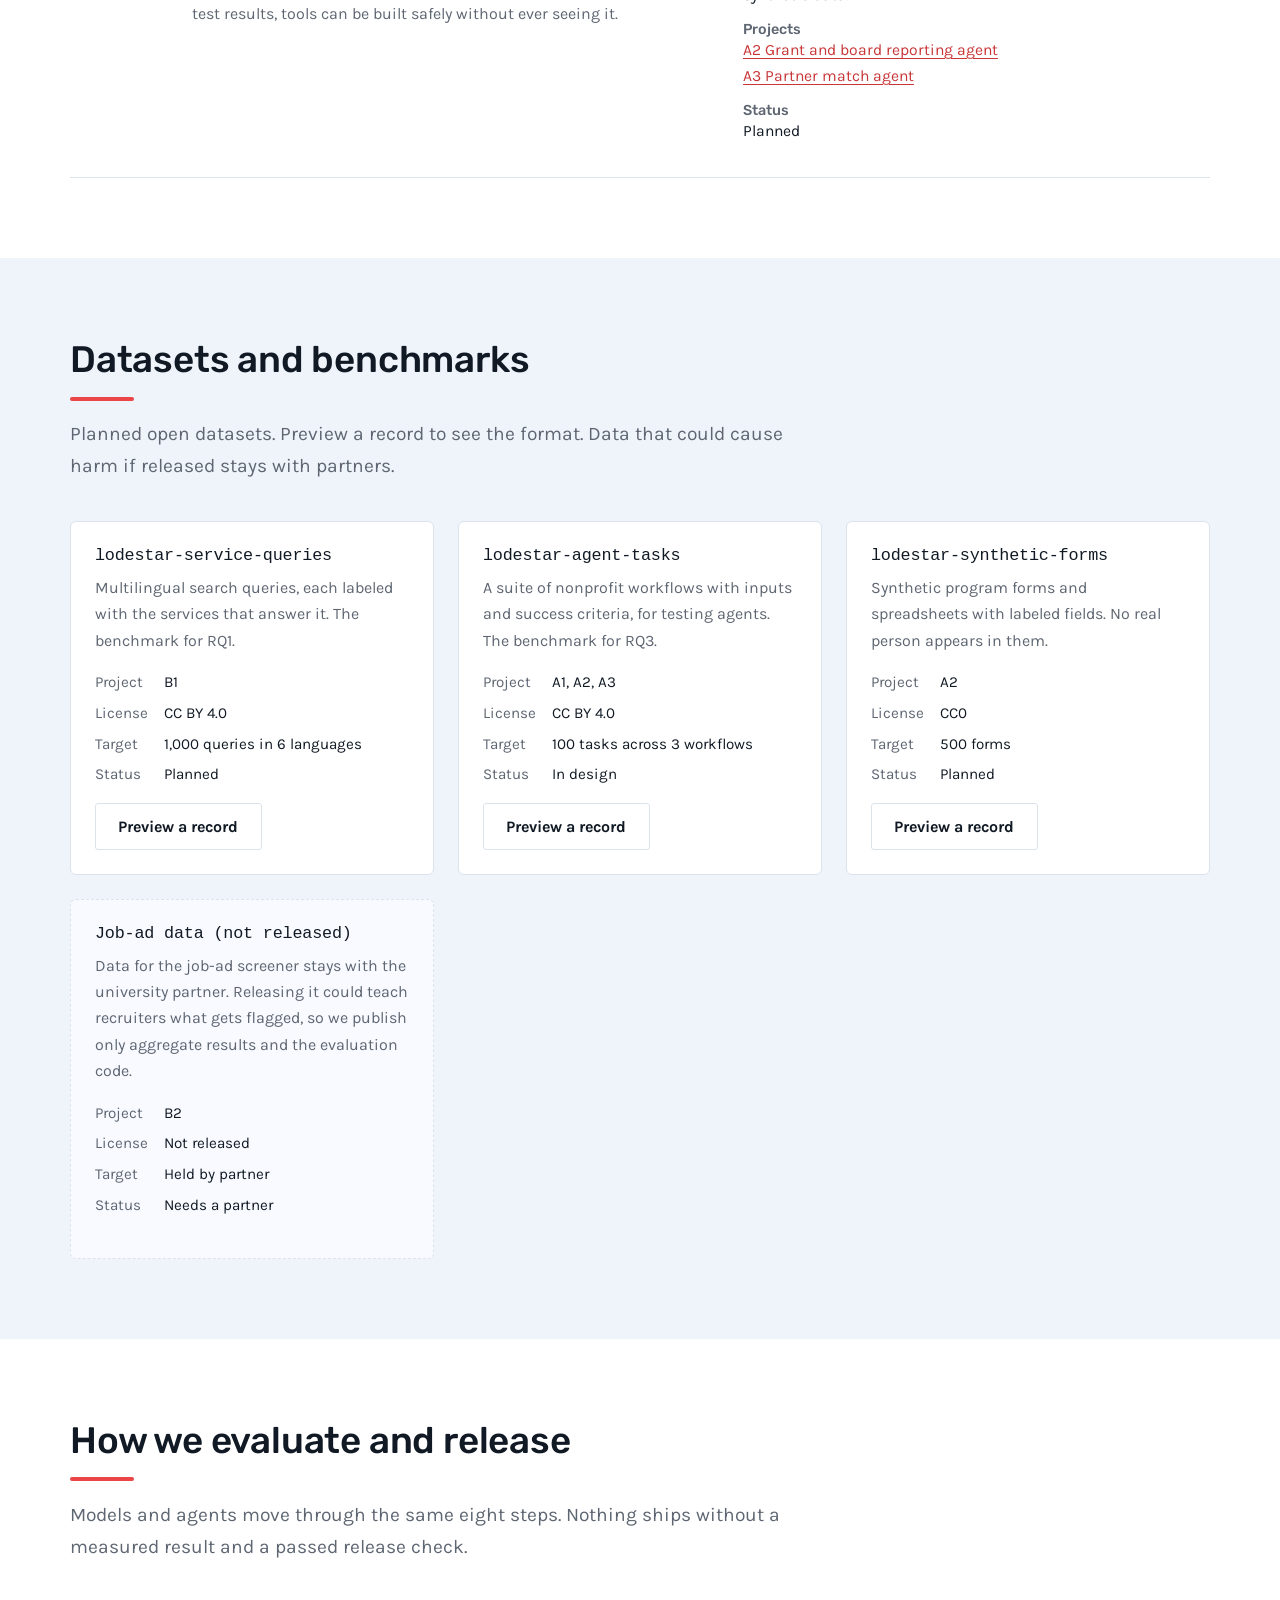
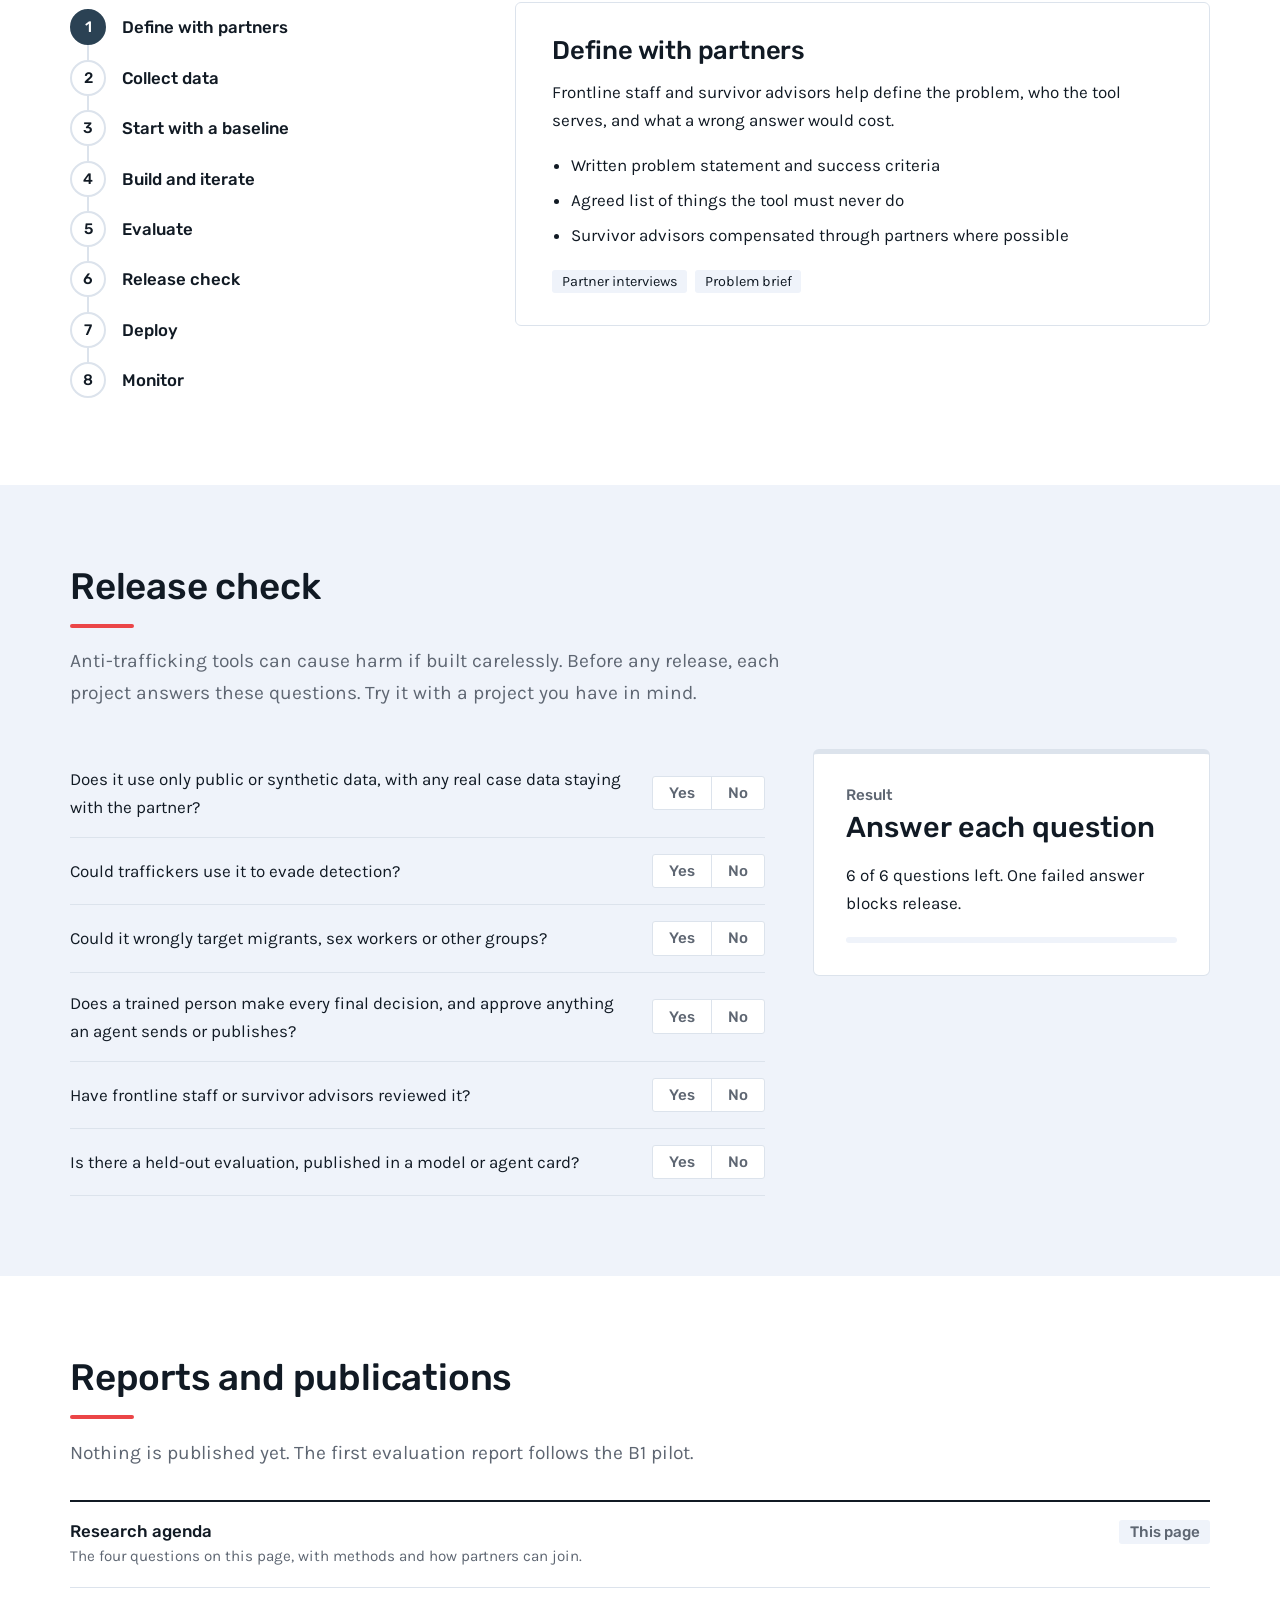
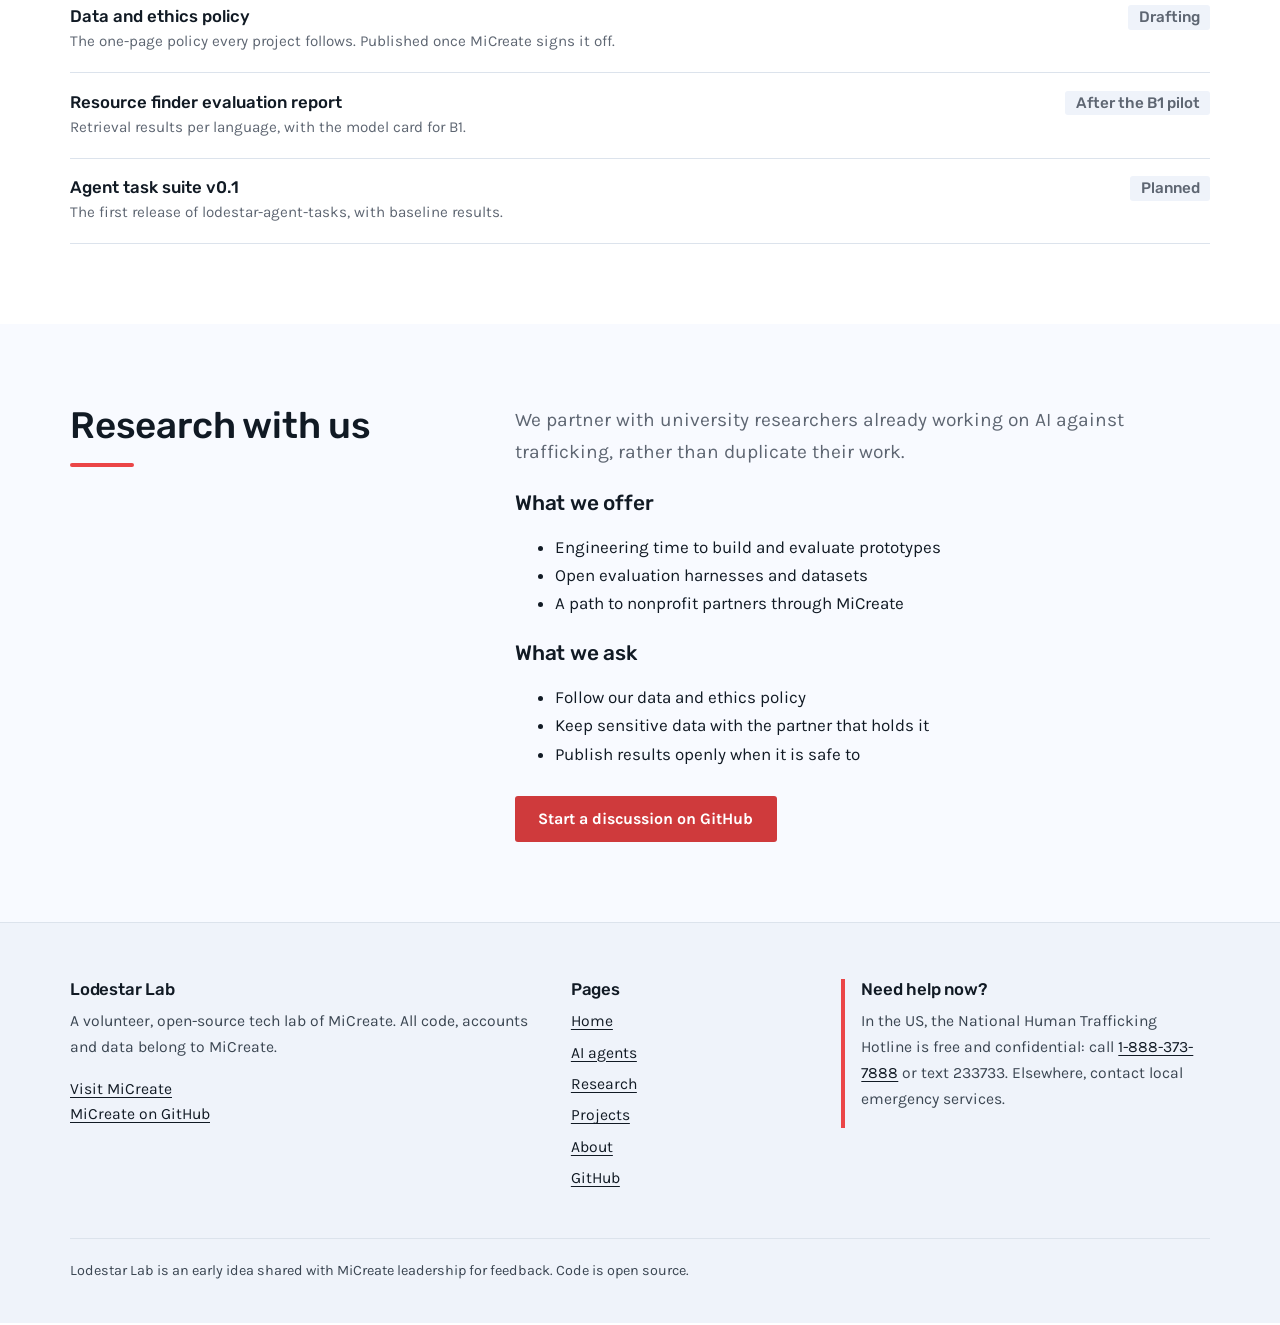
<file: research.html>
<!DOCTYPE html>
<html lang="en">
<head>
<meta charset="utf-8">
<meta name="viewport" content="width=device-width, initial-scale=1">
<title>Research | Lodestar Lab</title>
<meta name="description" content="Lodestar Lab's research agenda, planned open datasets, evaluation process and release check for anti-trafficking machine learning.">
<meta property="og:title" content="Research | Lodestar Lab">
<meta property="og:description" content="Lodestar Lab's research agenda, planned open datasets, evaluation process and release check for anti-trafficking machine learning.">
<link rel="icon" href="data:image/svg+xml,%3Csvg xmlns='http://www.w3.org/2000/svg' viewBox='-16 -16 32 32'%3E%3Cpath d='M0-15L3.3-3.3 15 0 3.3 3.3 0 15-3.3 3.3-15 0-3.3-3.3Z' fill='%23EB4547'/%3E%3C/svg%3E">
<link rel="preconnect" href="https://fonts.googleapis.com">
<link rel="preconnect" href="https://fonts.gstatic.com" crossorigin>
<link href="https://fonts.googleapis.com/css2?family=Karla:wght@400;700&family=Rubik:wght@400;500&display=swap" rel="stylesheet">
<link rel="stylesheet" href="assets/style.css">
</head>
<body>
<a class="skip" href="#main">Skip to content</a>
<header class="site-head">
  <div class="wrap">
    <a class="brand" href="index.html"><svg viewBox="-16 -16 32 32" aria-hidden="true"><path d="M0-15L3.3-3.3 15 0 3.3 3.3 0 15-3.3 3.3-15 0-3.3-3.3Z" fill="#EB4547"/><circle cx="9" cy="-9" r="2.6" fill="#4FB8C8"/></svg><span><b>Lodestar Lab</b><small>a MiCreate lab</small></span></a>
    <button class="menu" aria-expanded="false" aria-controls="nav">Menu</button>
    <nav class="nav" id="nav" aria-label="Main">
      <ul><li><a href="agents.html">AI agents</a></li><li><a href="research.html" aria-current="page">Research</a></li><li><a href="projects.html">Projects</a></li><li><a href="about.html">About</a></li><li><a class="gh-link" href="#">GitHub</a></li></ul>
      <a class="btn btn-line" href="about.html#join">Join the lab</a>
    </nav>
  </div>
</header>
<main id="main">

<div class="intro">
  <div class="wrap">
    <h1 class="bar">Research</h1>
    <p class="lede">The open questions we are working on with university partners, the datasets and evaluations we will publish, and how we decide a tool is safe to release.</p>
  </div>
</div>

<section>
  <div class="wrap">
    <h2 class="bar">Research questions</h2>
    <p class="lede">Each question is tied to a project, so the research produces a working tool and the tool produces evidence.</p>
    <div class="rq" id="rq"></div>
  </div>
</section>

<section class="band">
  <div class="wrap">
    <h2 class="bar">Datasets and benchmarks</h2>
    <p class="lede">Planned open datasets. Preview a record to see the format. Data that could cause harm if released stays with partners.</p>
    <div class="datasets" id="datasets"></div>
  </div>
</section>

<section>
  <div class="wrap">
    <h2 class="bar">How we evaluate and release</h2>
    <p class="lede">Models and agents move through the same eight steps. Nothing ships without a measured result and a passed release check.</p>
    <div class="pipe">
      <ol class="steps" role="tablist" aria-label="Build steps" id="steps"></ol>
      <div class="panel" role="tabpanel" id="panel" aria-live="polite"></div>
    </div>
  </div>
</section>

<section class="band" id="gate">
  <div class="wrap">
    <h2 class="bar">Release check</h2>
    <p class="lede">Anti-trafficking tools can cause harm if built carelessly. Before any release, each project answers these questions. Try it with a project you have in mind.</p>
    <div class="gatebox">
      <div id="questions"></div>
      <aside class="verdict" id="verdict" aria-live="polite"></aside>
    </div>
  </div>
</section>

<section>
  <div class="wrap">
    <h2 class="bar">Reports and publications</h2>
    <p class="lede">Nothing is published yet. The first evaluation report follows the B1 pilot.</p>
    <div class="pubs" id="pubs"></div>
  </div>
</section>

<section class="wash" id="collaborate">
  <div class="wrap split">
    <h2 class="bar">Research with us</h2>
    <div>
      <p class="lede" style="margin-top:0">We partner with university researchers already working on AI against trafficking, rather than duplicate their work.</p>
      <h3 style="margin:1.5rem 0 .5rem">What we offer</h3>
      <ul><li>Engineering time to build and evaluate prototypes</li><li>Open evaluation harnesses and datasets</li><li>A path to nonprofit partners through MiCreate</li></ul>
      <h3 style="margin:1.5rem 0 .5rem">What we ask</h3>
      <ul><li>Follow our data and ethics policy</li><li>Keep sensitive data with the partner that holds it</li><li>Publish results openly when it is safe to</li></ul>
      <div class="actions"><a class="btn btn-coral gh-discuss" href="#">Start a discussion on GitHub</a></div>
    </div>
  </div>
</section>
</main>
<footer class="site-foot">
  <div class="wrap">
    <div>
      <h3>Lodestar Lab</h3>
      <p>A volunteer, open-source tech lab of MiCreate. All code, accounts and data belong to MiCreate.</p>
      <p><a class="mc-link" href="#">Visit MiCreate</a><br><a class="gh-org" href="#">MiCreate on GitHub</a></p>
    </div>
    <div>
      <h3>Pages</h3>
      <ul><li><a href="index.html">Home</a></li><li><a href="agents.html">AI agents</a></li><li><a href="research.html">Research</a></li><li><a href="projects.html">Projects</a></li><li><a href="about.html">About</a></li><li><a class="gh-link" href="#">GitHub</a></li></ul>
    </div>
    <div class="help">
      <h3>Need help now?</h3>
      <p>In the US, the National Human Trafficking Hotline is free and confidential: call <a href="tel:18883737888">1-888-373-7888</a> or text 233733. Elsewhere, contact local emergency services.</p>
    </div>
    <p class="fine">Lodestar Lab is an early idea shared with MiCreate leadership for feedback. Code is open source.</p>
  </div>
</footer>
<script src="assets/data.js"></script>
<script src="assets/site.js"></script>
</body>
</html>
</file>
<file: assets/style.css>
/* Lodestar Lab: shared styles. Palette and type follow micreate.org (Rubik + Karla, coral, teal, slate). */
:root{
  --coral:#EB4547; --coral-btn:#CF3A3C; --coral-hover:#BE3F40; --coral-ink:#C93638; --coral-soft:#FDECEC;
  --teal:#4FB8C8; --teal-ink:#17707C; --teal-soft:#E4F4F6;
  --slate:#2B4254; --blue:#355E8A; --blue-soft:#E7EEF6;
  --ink:#111A24; --muted:#5E6672; --line:#DCE3EC;
  --white:#FFFFFF; --wash:#F8FAFF; --band:#EFF3FA;
  --ok:#2F7D5B; --warn:#B4541E; --amber:#D99A1E;
  --head:"Rubik",system-ui,sans-serif;
  --body:"Karla",system-ui,sans-serif;
  --mono:ui-monospace,SFMono-Regular,Menlo,Consolas,monospace;
  --measure:66ch;
}
*{box-sizing:border-box}
html{scroll-behavior:smooth}
@media (prefers-reduced-motion:reduce){html{scroll-behavior:auto}*{animation:none!important;transition:none!important}}
body{margin:0;background:var(--white);color:var(--ink);font:400 1.0625rem/1.65 var(--body);-webkit-font-smoothing:antialiased}
a{color:var(--coral-ink);text-underline-offset:3px}
a:hover{color:var(--coral-hover)}
:focus-visible{outline:3px solid var(--teal);outline-offset:3px;border-radius:3px}
h1,h2,h3,h4{font-family:var(--head);font-weight:500;letter-spacing:-.2px;line-height:1.2;margin:0;color:var(--ink)}
h1{font-size:clamp(2.2rem,4.6vw,3rem)}
h2{font-size:clamp(1.75rem,3.2vw,2.3rem)}
h3{font-size:1.3rem}
h4{font-size:1.05rem}
p{margin:0 0 1em;max-width:var(--measure)}
.wrap{width:min(1140px,100% - 3rem);margin-inline:auto}
.skip{position:absolute;left:-999px;top:0;background:var(--ink);color:#fff;padding:.5rem 1rem;z-index:20}
.skip:focus{left:1rem}

/* MiCreate's signature: a short coral rule under section headings */
.bar::after{content:"";display:block;width:64px;height:4px;background:var(--coral);margin-top:.9rem;border-radius:2px}
.lede{font-size:1.2rem;color:var(--muted);margin-top:1.1rem}

/* buttons */
.btn{font:700 1rem var(--body);padding:.8rem 1.4rem;border-radius:3px;text-decoration:none;border:1.5px solid transparent;cursor:pointer;display:inline-flex;align-items:center;gap:.5rem;line-height:1.2}
.btn-coral{background:var(--coral-btn);color:#fff}
.btn-coral:hover{background:var(--coral-hover);color:#fff}
.btn-line{border-color:var(--coral);color:var(--coral-ink);background:transparent}
.btn-line:hover{background:var(--coral-soft);color:var(--coral-hover)}
.btn-quiet{border-color:var(--line);color:var(--ink);background:#fff}
.btn-quiet:hover{border-color:var(--slate);color:var(--ink)}
.actions{display:flex;gap:.75rem;flex-wrap:wrap;margin-top:1.75rem}

/* header */
.site-head{background:#fff;border-bottom:1px solid var(--line);position:sticky;top:0;z-index:10}
.site-head .wrap{display:flex;align-items:center;justify-content:space-between;gap:1.5rem;min-height:76px}
.brand{display:flex;align-items:center;gap:.65rem;text-decoration:none;color:var(--slate)}
.brand svg{width:30px;height:30px;flex:none}
.brand b{font:500 1.3rem var(--head);letter-spacing:-.2px;display:block;line-height:1.05}
.brand small{font:400 .82rem var(--body);color:var(--muted);display:block}
.nav{display:flex;align-items:center;gap:1.75rem}
.nav ul{display:flex;gap:1.6rem;list-style:none;margin:0;padding:0}
.nav ul a{font:500 1rem var(--head);color:var(--ink);text-decoration:none;padding:.35rem 0;border-bottom:2px solid transparent}
.nav ul a:hover{border-bottom-color:var(--coral);color:var(--ink)}
.nav ul a[aria-current="page"]{border-bottom-color:var(--coral)}
.nav .btn{padding:.6rem 1.2rem}
.menu{display:none;background:none;border:1.5px solid var(--line);border-radius:3px;padding:.45rem .7rem;font:500 .95rem var(--head);cursor:pointer;color:var(--ink)}
@media (max-width:900px){
  .menu{display:inline-block}
  .nav{position:absolute;inset:76px 0 auto;background:#fff;border-bottom:1px solid var(--line);flex-direction:column;align-items:flex-start;padding:1rem 1.5rem 1.5rem;gap:1rem;display:none}
  .nav.open{display:flex}
  .nav ul{flex-direction:column;gap:.6rem}
}

/* page intro */
.intro{padding:4.5rem 0 3.5rem;background:var(--wash);border-bottom:1px solid var(--line)}
.intro .crumb{font:500 .95rem var(--head);color:var(--muted);margin-bottom:1rem;display:block}
.intro .crumb a{color:var(--muted)}
section{padding:5rem 0}
section.band{background:var(--band)}
section.wash{background:var(--wash)}
.split{display:grid;grid-template-columns:minmax(0,4fr) minmax(0,7fr);gap:3rem;align-items:start}
@media (max-width:880px){.split{grid-template-columns:1fr;gap:1.5rem}}

/* status pill */
.status{display:inline-flex;align-items:center;gap:.55rem;font:500 .9rem var(--head);color:var(--slate);background:#fff;border:1px solid var(--line);border-radius:999px;padding:.35rem .9rem;margin-bottom:1.5rem}
.status i{width:8px;height:8px;border-radius:50%;background:var(--coral);box-shadow:0 0 0 4px var(--coral-soft)}

/* home hero */
.hero{padding:4rem 0 3rem;background:linear-gradient(180deg,#fff 0%,var(--wash) 100%);border-bottom:1px solid var(--line);overflow:hidden}
.hero .wrap{display:grid;grid-template-columns:minmax(0,5fr) minmax(0,6fr);gap:2.5rem;align-items:center}
.hero h1{font-size:clamp(2.4rem,5vw,3.4rem)}
@media (max-width:900px){.hero .wrap{grid-template-columns:1fr}}
.sky svg{width:100%;height:auto;display:block;overflow:visible}
.sky-hint{font:400 .95rem var(--body);color:var(--muted);text-align:center;margin:.25rem auto 0}
.star{cursor:pointer;outline:none}
.star .halo{fill:currentColor;opacity:0;transition:opacity .2s}
.star:hover .halo,.star:focus-visible .halo{opacity:.16}
.star:focus-visible .ring{stroke:var(--coral);stroke-width:2.5}
.star text{font:500 15px "Rubik",sans-serif;fill:var(--ink)}
.star .sub{font:400 12.5px "Karla",sans-serif;fill:var(--muted)}
.link{stroke:#B3C0CE;stroke-width:1.3;fill:none}
.link.track{stroke-dasharray:3 5}
.draw{stroke-dasharray:var(--len);stroke-dashoffset:var(--len);animation:draw 1.5s cubic-bezier(.6,.1,.2,1) forwards}
@keyframes draw{to{stroke-dashoffset:0}}
.fade{opacity:0;animation:fade .7s ease-out forwards}
@keyframes fade{to{opacity:1}}
@media (max-width:600px){.star text{font-size:19px}.star .sub{display:none}}

/* two tracks */
.tracks{display:grid;grid-template-columns:1fr 1fr;gap:2rem;margin-top:2.5rem}
.track-card{background:#fff;border:1px solid var(--line);border-top:5px solid var(--teal);border-radius:6px;padding:2rem}
.track-card.research{border-top-color:var(--blue)}
.track-card h3{font-size:1.6rem;margin-bottom:.75rem}
.track-card ul{list-style:none;padding:0;margin:1.25rem 0 1.5rem}
.track-card li{padding:.6rem 0;border-top:1px solid var(--line);display:flex;gap:.75rem;align-items:baseline}
.track-card li b{font:500 .95rem var(--head);min-width:2.2ch}
.track-card .more{font:500 1rem var(--head)}
@media (max-width:820px){.tracks{grid-template-columns:1fr}}

/* "We are" statements, MiCreate style */
.claims{display:grid;grid-template-columns:repeat(3,minmax(0,1fr));gap:2.5rem;margin-top:2.5rem}
.claims h3{color:var(--coral-ink);font-size:1.55rem;margin-bottom:.75rem}
.claims p{color:var(--muted)}
@media (max-width:820px){.claims{grid-template-columns:1fr}}

/* CTA band */
.cta{display:grid;grid-template-columns:repeat(3,minmax(0,1fr));gap:2rem;margin-top:2.5rem}
.cta div{border-left:4px solid var(--coral);padding-left:1.25rem}
.cta h3{margin-bottom:.5rem}
.cta p{color:var(--muted);font-size:1rem}
@media (max-width:820px){.cta{grid-template-columns:1fr}}

/* tags */
.tag{font:500 .9rem var(--head);display:inline-flex;align-items:center;gap:.45rem;color:var(--ink)}
.tag::before{content:"";width:10px;height:10px;border-radius:2px;background:var(--teal)}
.tag.B::before{background:var(--blue)}
.risk{font-size:.95rem;white-space:nowrap}
.risk b{display:inline-block;width:.6rem;height:.6rem;border-radius:50%;margin-right:.4rem;background:var(--ok)}
.risk.medium b{background:var(--amber)}
.risk.higher b{background:var(--warn)}
.pill{font:500 .85rem var(--head);padding:.2rem .65rem;border-radius:3px;background:var(--band);white-space:nowrap;color:var(--slate)}
.pill.first{background:var(--coral-btn);color:#fff}

/* projects table */
.proj-tools{display:flex;justify-content:space-between;align-items:center;gap:1rem;flex-wrap:wrap;margin-bottom:1.5rem}
.filters{display:flex;gap:.5rem;flex-wrap:wrap}
.chip{font:500 .95rem var(--head);padding:.45rem 1rem;border-radius:999px;border:1.5px solid var(--line);background:#fff;color:var(--ink);cursor:pointer}
.chip:hover{border-color:var(--slate)}
.chip[aria-pressed="true"]{background:var(--slate);border-color:var(--slate);color:#fff}
.table{border-top:2px solid var(--ink)}
.cols{display:grid;grid-template-columns:minmax(0,5fr) minmax(0,2fr) minmax(0,1.5fr) minmax(0,1.1fr) minmax(0,1.9fr) 24px;gap:1rem;align-items:center}
.thead{font:500 .9rem var(--head);color:var(--muted);padding:.75rem .5rem;border-bottom:1px solid var(--line)}
.row{border-bottom:1px solid var(--line);scroll-margin-top:100px}
:where(.row)>button{all:unset;box-sizing:border-box;width:100%;padding:1.2rem .5rem;cursor:pointer}
.row>button:hover{background:var(--wash)}
.row>button:focus-visible{outline:3px solid var(--teal);outline-offset:-3px}
.pname{font:500 1.15rem var(--head);display:flex;gap:.75rem;align-items:baseline}
.pname .code{min-width:2.2ch;color:var(--muted)}
.chev{width:20px;height:20px;transition:transform .25s;color:var(--slate)}
.row[data-open="true"] .chev{transform:rotate(45deg)}
.detail{display:grid;grid-template-rows:0fr;transition:grid-template-rows .3s ease}
.row[data-open="true"] .detail{grid-template-rows:1fr}
.detail>div{overflow:hidden}
.detail dl{display:grid;grid-template-columns:repeat(2,minmax(0,1fr));gap:1.25rem 2.5rem;margin:0;padding:.25rem .5rem 2rem}
.detail dt{font:500 .95rem var(--head);margin-bottom:.25rem}
.detail dd{margin:0;color:#34404D;font-size:1rem}
.detail .wide{grid-column:1/-1}
.mobile-meta{display:none}
.empty{padding:2rem .5rem;color:var(--muted)}
@media (max-width:820px){
  .thead{display:none}
  .cols,.row>button{grid-template-columns:1fr 24px}
  .cols>.c-track,.cols>.c-risk,.cols>.c-size,.cols>.c-status{display:none}
  .mobile-meta{display:flex;gap:.75rem;flex-wrap:wrap;margin-top:.5rem}
  .detail dl{grid-template-columns:1fr}
}

/* pipeline tabs */
.pipe{display:grid;grid-template-columns:minmax(0,4fr) minmax(0,7fr);gap:3rem;margin-top:2.5rem}
.steps{list-style:none;margin:0;padding:0;position:relative}
.steps::before{content:"";position:absolute;left:17px;top:18px;bottom:18px;width:2px;background:var(--line)}
.steps button{all:unset;box-sizing:border-box;display:flex;gap:1rem;align-items:center;width:100%;padding:.45rem 0;cursor:pointer;font:500 1.05rem var(--head);position:relative}
.steps .n{width:36px;height:36px;border-radius:50%;display:grid;place-items:center;background:#fff;border:2px solid var(--line);font-size:.95rem;flex:none}
.steps button[aria-selected="true"] .n{background:var(--slate);border-color:var(--slate);color:#fff}
.steps button[aria-selected="true"] .n.is-gate{background:var(--coral-btn);border-color:var(--coral-btn)}
.steps button:hover .n{border-color:var(--slate)}
.steps button:focus-visible .n{outline:3px solid var(--teal);outline-offset:2px}
.panel{background:#fff;border:1px solid var(--line);border-radius:6px;padding:2rem 2.25rem;align-self:start;position:sticky;top:96px}
.panel h3{font-size:1.6rem;margin-bottom:.75rem}
.panel ul{margin:1rem 0 0;padding-left:1.2rem}
.panel li{margin-bottom:.45rem}
.chips{display:flex;flex-wrap:wrap;gap:.5rem;margin-top:1.25rem}
.chips span{font:400 .9rem var(--body);background:var(--band);border-radius:3px;padding:.2rem .6rem}
@media (max-width:820px){.pipe{grid-template-columns:1fr}.panel{position:static}}

/* release check */
.gatebox{display:grid;grid-template-columns:minmax(0,7fr) minmax(0,4fr);gap:3rem;margin-top:2.5rem;align-items:start}
.q{display:flex;justify-content:space-between;gap:1.5rem;align-items:center;padding:1rem 0;border-bottom:1px solid var(--line)}
.q p{margin:0}
.yn{display:flex;border:1.5px solid var(--line);border-radius:3px;overflow:hidden;flex:none;background:#fff}
.yn button{all:unset;font:500 .95rem var(--head);padding:.45rem 1rem;cursor:pointer;color:var(--muted)}
.yn button+button{border-left:1.5px solid var(--line)}
.yn button[aria-pressed="true"]{background:var(--slate);color:#fff}
.yn button:focus-visible{outline:3px solid var(--teal);outline-offset:-3px}
.verdict{border-radius:6px;padding:2rem;background:#fff;border:1px solid var(--line);border-top:5px solid var(--line);position:sticky;top:96px}
.verdict .label{font:500 .95rem var(--head);color:var(--muted);margin:0}
.verdict .big{font:500 1.8rem/1.2 var(--head);margin:.4rem 0 1rem}
.verdict.pass{border-top-color:var(--ok)}
.verdict.fail{border-top-color:var(--coral)}
.verdict ul{padding-left:1.1rem;margin:0}
.meter{height:6px;border-radius:3px;background:var(--band);overflow:hidden;margin-top:1.25rem}
.meter i{display:block;height:100%;width:0;background:var(--slate);transition:width .3s}
@media (max-width:820px){.gatebox{grid-template-columns:1fr}.verdict{position:static}}

/* agent simulator */
.sim{display:grid;grid-template-columns:minmax(0,7fr) minmax(0,4fr);gap:2rem;margin-top:2rem;align-items:start}
.sim-tabs{display:flex;gap:.5rem;flex-wrap:wrap;margin-top:2rem}
.console{background:#fff;border:1px solid var(--line);border-radius:6px;overflow:hidden}
.console-head{display:flex;justify-content:space-between;align-items:center;gap:1rem;padding:1rem 1.25rem;border-bottom:1px solid var(--line);background:var(--wash);flex-wrap:wrap}
.console-head h3{font-size:1.15rem}
.console-head p{margin:0;color:var(--muted);font-size:.95rem}
.trace{list-style:none;margin:0;padding:1.25rem;min-height:340px}
@media (max-width:880px){.trace{min-height:200px}}
.trace li{display:grid;grid-template-columns:34px 1fr;gap:.9rem;padding:.65rem 0;animation:fade .35s ease-out}
.trace .ico{width:34px;height:34px;border-radius:50%;display:grid;place-items:center;background:var(--band);color:var(--slate)}
.trace .ico svg{width:18px;height:18px}
.trace .k-model .ico{background:var(--teal-soft);color:var(--teal-ink)}
.trace .k-approval .ico{background:var(--coral-soft);color:var(--coral-ink)}
.trace .k-done .ico{background:#E3F2EA;color:var(--ok)}
.trace h4{font-size:1rem;display:flex;gap:.6rem;align-items:center;flex-wrap:wrap}
.trace .perm{font:500 .78rem var(--head);padding:.1rem .5rem;border-radius:3px;background:var(--band);color:var(--slate)}
.trace .perm.ask{background:var(--coral-soft);color:var(--coral-ink)}
.trace p{margin:.2rem 0 0;color:var(--muted);font-size:.98rem}
.trace .approve{background:var(--wash);border:1px solid var(--line);border-radius:6px;padding:1rem;margin-top:.6rem}
.trace .approve .actions{margin-top:.75rem}
.trace .approve textarea{width:100%;font:400 .95rem var(--body);border:1px solid var(--line);border-radius:3px;padding:.5rem;margin-top:.5rem;resize:vertical}
.trace .idle{color:var(--muted);padding:3rem 1rem;text-align:center;display:block}
.perms{background:#fff;border:1px solid var(--line);border-radius:6px;padding:1.5rem}
.perms h3{font-size:1.15rem;margin-bottom:1rem}
.perms ul{list-style:none;margin:0;padding:0}
.perms li{display:flex;justify-content:space-between;gap:1rem;padding:.6rem 0;border-top:1px solid var(--line);font-size:.98rem}
.perms li span:last-child{font:500 .85rem var(--head);white-space:nowrap}
.p-allow{color:var(--ok)} .p-ask{color:var(--coral-ink)} .p-never{color:var(--muted);text-decoration:line-through}
.sim-note{font-size:.9rem;color:var(--muted);margin-top:1rem}
@media (max-width:880px){.sim{grid-template-columns:1fr}}

/* agent architecture flow */
.flow{display:grid;grid-template-columns:repeat(5,minmax(0,1fr));gap:0;margin-top:2.5rem;counter-reset:f}
.flow div{position:relative;padding:1.25rem 1.25rem 1.25rem 0;border-top:3px solid var(--slate)}
.flow div::before{counter-increment:f;content:counter(f);position:absolute;top:-16px;left:0;width:28px;height:28px;border-radius:50%;background:#fff;border:3px solid var(--slate);font:500 .85rem/22px var(--head);text-align:center}
.flow div.gate{border-top-color:var(--coral)}
.flow div.gate::before{border-color:var(--coral)}
.flow h4{margin:.75rem 0 .4rem}
.flow p{font-size:.98rem;color:var(--muted)}
@media (max-width:880px){.flow{grid-template-columns:1fr}.flow div{border-top:0;border-left:3px solid var(--slate);padding:0 0 1.5rem 1.75rem}.flow div.gate{border-left-color:var(--coral)}.flow div::before{left:-16px;top:0}.flow h4{margin-top:0}}

/* guardrails / generic grid */
.grid3{display:grid;grid-template-columns:repeat(auto-fit,minmax(250px,1fr));gap:2rem 2.5rem;margin-top:2.5rem}
.grid3 h3{font-size:1.2rem;margin-bottom:.5rem}
.grid3 p{color:var(--muted);font-size:1rem}
.mark{width:14px;height:14px;display:inline-block;vertical-align:-1px;margin-right:.5rem}

/* research questions */
.rq{counter-reset:rq;margin-top:2.5rem;border-top:2px solid var(--ink)}
.rq article{display:grid;grid-template-columns:90px minmax(0,1fr) minmax(0,.9fr);gap:2rem;padding:2rem 0;border-bottom:1px solid var(--line)}
.rq .id{font:500 1.6rem var(--head);color:var(--coral-ink)}
.rq h3{font-size:1.3rem;margin-bottom:.6rem}
.rq p{color:var(--muted);font-size:1rem}
.rq dl{margin:0;display:grid;gap:.75rem;font-size:.98rem}
.rq dt{font:500 .9rem var(--head);color:var(--muted)}
.rq dd{margin:0}
@media (max-width:820px){.rq article{grid-template-columns:1fr;gap:.75rem}}

/* datasets */
.datasets{display:grid;grid-template-columns:repeat(auto-fit,minmax(300px,1fr));gap:1.5rem;margin-top:2.5rem}
.ds{background:#fff;border:1px solid var(--line);border-radius:6px;padding:1.5rem;display:flex;flex-direction:column}
.ds h3{font:500 1.05rem var(--mono);margin-bottom:.6rem;word-break:break-word}
.ds p{color:var(--muted);font-size:1rem}
.ds dl{display:grid;grid-template-columns:auto 1fr;gap:.35rem 1rem;margin:0 0 1rem;font-size:.95rem}
.ds dt{color:var(--muted)}
.ds dd{margin:0}
.ds button{margin-top:auto;align-self:flex-start}
.ds pre{background:var(--slate);color:#E8F0F7;border-radius:6px;padding:1rem;font:400 .82rem/1.55 var(--mono);overflow-x:auto;margin:1rem 0 0;white-space:pre}
.ds.closed-data{background:var(--wash);border-style:dashed}

/* publications */
.pubs{margin-top:2rem;border-top:2px solid var(--ink)}
.pubs li{list-style:none;display:grid;grid-template-columns:minmax(0,1fr) auto;gap:1rem;padding:1.1rem 0;border-bottom:1px solid var(--line);align-items:baseline}
.pubs ul{margin:0;padding:0}
.pubs b{font:500 1.05rem var(--head);display:block}
.pubs span{color:var(--muted);font-size:.95rem}

/* roadmap */
.road{list-style:none;margin:2.5rem 0 0;padding:0;display:grid;grid-template-columns:repeat(6,minmax(0,1fr));border-top:2px solid var(--slate)}
.road li{padding:1rem 1rem 0 0;position:relative}
.road li::before{content:"";position:absolute;top:-7px;left:0;width:12px;height:12px;border-radius:50%;background:#fff;border:2px solid var(--slate)}
.road li.key::before{background:var(--coral);border-color:var(--coral)}
.road .m{font:500 1.1rem var(--head);display:block;margin-top:.5rem}
.road .d{font-size:.9rem;color:var(--muted)}
.road p{font-size:.98rem;margin-top:.5rem}
.note{font-size:.95rem;color:var(--muted);margin-top:2rem}
@media (max-width:880px){.road{grid-template-columns:1fr;border-top:0;border-left:2px solid var(--slate);margin-left:6px}.road li{padding:0 0 1.5rem 1.5rem}.road li::before{left:-7px;top:.65rem}.road .m{margin-top:0}}

/* metrics */
.metrics{display:grid;grid-template-columns:repeat(5,minmax(0,1fr));gap:1.5rem;margin-top:2.5rem}
.metric{border-left:3px solid var(--line);padding-left:1rem}
.metric .v{font:500 2.2rem var(--head);color:#B9C4D0}
.metric p{font-size:.95rem;color:var(--muted);margin:0}
@media (max-width:880px){.metrics{grid-template-columns:repeat(2,1fr)}}

/* roles */
.roles{margin-top:2rem;border-top:2px solid var(--ink)}
.roles div{display:grid;grid-template-columns:minmax(0,1.2fr) minmax(0,2fr) auto;gap:1.5rem;padding:1.1rem 0;border-bottom:1px solid var(--line);align-items:baseline}
.roles b{font:500 1.05rem var(--head)}
.roles p{margin:0;color:var(--muted);font-size:1rem}
@media (max-width:760px){.roles div{grid-template-columns:1fr;gap:.35rem}}

/* pseudonym card */
.join{display:grid;grid-template-columns:minmax(0,6fr) minmax(0,5fr);gap:3rem;align-items:start}
.namecard{background:#fff;border:1px solid var(--line);border-top:5px solid var(--teal);border-radius:6px;padding:2rem}
.namecard .handle{font:500 clamp(2rem,5vw,2.6rem) var(--head);margin:.25rem 0 1rem;word-break:break-all;color:var(--slate)}
.namecard .handle span{color:var(--coral-ink)}
.namecard p{color:var(--muted);font-size:.98rem}
.namecard code{display:block;background:var(--slate);border-radius:6px;padding:.75rem 1rem;font:400 .85rem/1.55 var(--mono);color:#E8F0F7;overflow-x:auto;margin:1rem 0;white-space:pre}
.copied{font-size:.95rem;color:var(--teal-ink);min-height:1.4em;margin-top:.5rem}
.join ul{padding-left:1.2rem}
.join li{margin-bottom:.6rem}
@media (max-width:880px){.join{grid-template-columns:1fr}}

/* principles */
.princ{display:grid;grid-template-columns:repeat(auto-fit,minmax(230px,1fr));gap:2rem 2.5rem;margin-top:2.5rem}
.princ h3{font-size:1.2rem;display:flex;align-items:center;gap:.6rem;margin-bottom:.4rem}
.princ h3 svg{width:14px;height:14px;flex:none}
.princ p{color:var(--muted);font-size:1rem}

/* footer */
.site-foot{background:var(--band);border-top:1px solid var(--line);padding:3.5rem 0 2.5rem;font-size:.98rem}
.site-foot .wrap{display:grid;grid-template-columns:2fr 1fr 1.6fr;gap:2.5rem}
.site-foot h3{font-size:1.05rem;margin-bottom:.6rem}
.site-foot ul{list-style:none;margin:0;padding:0}
.site-foot li{margin-bottom:.35rem}
.site-foot a{color:var(--ink)}
.site-foot a:hover{color:var(--coral-ink)}
.site-foot p{color:#3B4652}
.help{border-left:4px solid var(--coral);padding-left:1rem;align-self:start}
.fine{grid-column:1/-1;max-width:none;margin:0;border-top:1px solid var(--line);padding-top:1.25rem;color:var(--muted);font-size:.9rem}
@media (max-width:820px){.site-foot .wrap{grid-template-columns:1fr}}

/* ---------- motion and interaction ---------- */
.sky{position:relative}
.pulse{fill:none;stroke:var(--coral);stroke-width:2.2;stroke-linecap:round;stroke-dasharray:2 16;opacity:0;animation:flow 2.6s linear infinite,fadein .8s ease-out 1.6s forwards}
.pulse.hot{stroke-width:3;stroke-dasharray:3 10}
@keyframes flow{to{stroke-dashoffset:-36}}
@keyframes fadein{to{opacity:.7}}
.link.hot{stroke:var(--coral);stroke-width:1.8}
.beacon{fill:none;stroke-width:2;transform-box:fill-box;transform-origin:center;animation:beacon 2.4s ease-out infinite}
@keyframes beacon{0%{transform:scale(1);opacity:.7}100%{transform:scale(2);opacity:0}}
.breathe{transform-box:fill-box;transform-origin:center;animation:breathe 4s ease-in-out infinite}
@keyframes breathe{50%{transform:scale(1.18);opacity:.16}}
.spin{transform-box:fill-box;transform-origin:center;animation:spin 14s linear infinite}
@keyframes spin{to{transform:rotate(360deg)}}
.twinkle{animation:tw 3.6s ease-in-out infinite}
@keyframes tw{50%{opacity:.15}}
.sky-tip{position:absolute;z-index:3;width:260px;background:#fff;border:1px solid var(--line);border-top:4px solid var(--teal);border-radius:6px;padding:.85rem 1rem;box-shadow:0 8px 24px rgba(17,26,36,.12);pointer-events:none;opacity:0;transform:translateY(6px);transition:opacity .18s,transform .18s}
.sky-tip.B{border-top-color:var(--blue)}
.sky-tip.on{opacity:1;transform:none}
.sky-tip b{font:500 1rem var(--head);display:block;margin-bottom:.35rem}
.sky-tip p{font-size:.92rem;color:var(--muted);margin:.45rem 0 .35rem;line-height:1.5}
.sky-tip em{font:500 .85rem var(--head);color:var(--coral-ink);font-style:normal}
@media (hover:none){.sky-tip{display:none}}

/* agent console */
.progress{height:4px;background:var(--band)}
.progress i{display:block;height:100%;width:0;background:var(--coral);transition:width .4s ease}
.trace li.thinking{animation:none}
.dots{display:inline-flex;gap:5px;padding:.6rem 0}
.dots i{width:7px;height:7px;border-radius:50%;background:var(--teal);animation:dot 1s ease-in-out infinite}
.dots i:nth-child(2){animation-delay:.15s}.dots i:nth-child(3){animation-delay:.3s}
@keyframes dot{0%,80%,100%{opacity:.25;transform:translateY(0)}40%{opacity:1;transform:translateY(-4px)}}
.caret::after{content:"";display:inline-block;width:2px;height:1em;background:var(--teal);margin-left:2px;vertical-align:-2px;animation:blink .8s step-end infinite}
@keyframes blink{50%{opacity:0}}

/* agent structure: a runner that lights each step */
.flow{position:relative}
.runner{position:absolute;top:-3.5px;left:0;width:10px;height:10px;border-radius:50%;background:var(--coral);box-shadow:0 0 0 5px rgba(235,69,71,.18);animation:run 6s linear infinite;z-index:1}
@keyframes run{from{left:0}to{left:calc(100% - 10px)}}
.flow div::before{animation:lit 6s linear infinite}
.flow div:nth-of-type(2)::before{animation-delay:1.2s}.flow div:nth-of-type(3)::before{animation-delay:2.4s}
.flow div:nth-of-type(4)::before{animation-delay:3.6s}.flow div:nth-of-type(5)::before{animation-delay:4.8s}
@keyframes lit{0%,12%{background:var(--slate);color:#fff}18%,100%{background:#fff;color:inherit}}
.flow div.gate::before{animation-name:litgate}
@keyframes litgate{0%,12%{background:var(--coral);color:#fff}18%,100%{background:#fff;color:inherit}}
@media (max-width:880px){.runner{display:none}}

/* roadmap draws in */
.road{border-top-color:var(--line)}
.road::before{content:"";position:absolute;top:-2px;left:0;height:2px;width:0;background:var(--slate);transition:width 1.4s cubic-bezier(.6,.1,.2,1)}
.road{position:relative}
.road.in::before{width:100%}
.road li{opacity:0;transform:translateY(10px);transition:opacity .5s ease,transform .5s ease;transition-delay:calc(var(--i) * .18s)}
.road.in li{opacity:1;transform:none}
@media (max-width:880px){.road::before{display:none}}

/* rows, cards, verdict */
.row{animation:rowin .35s ease-out both;animation-delay:calc(var(--i, 0) * 45ms)}
@keyframes rowin{from{opacity:0;transform:translateY(8px)}}
.track-card{transition:transform .2s ease,box-shadow .2s ease}
.track-card:hover{transform:translateY(-3px);box-shadow:0 10px 24px rgba(17,26,36,.08)}
.verdict.pop{animation:pop .45s ease}
@keyframes pop{40%{transform:scale(1.03)}}
.handle.rolling span{color:var(--muted)}
@media (prefers-reduced-motion:reduce){.road li{opacity:1;transform:none}.road::before{width:100%}.pulse{opacity:.7}}
</file>
